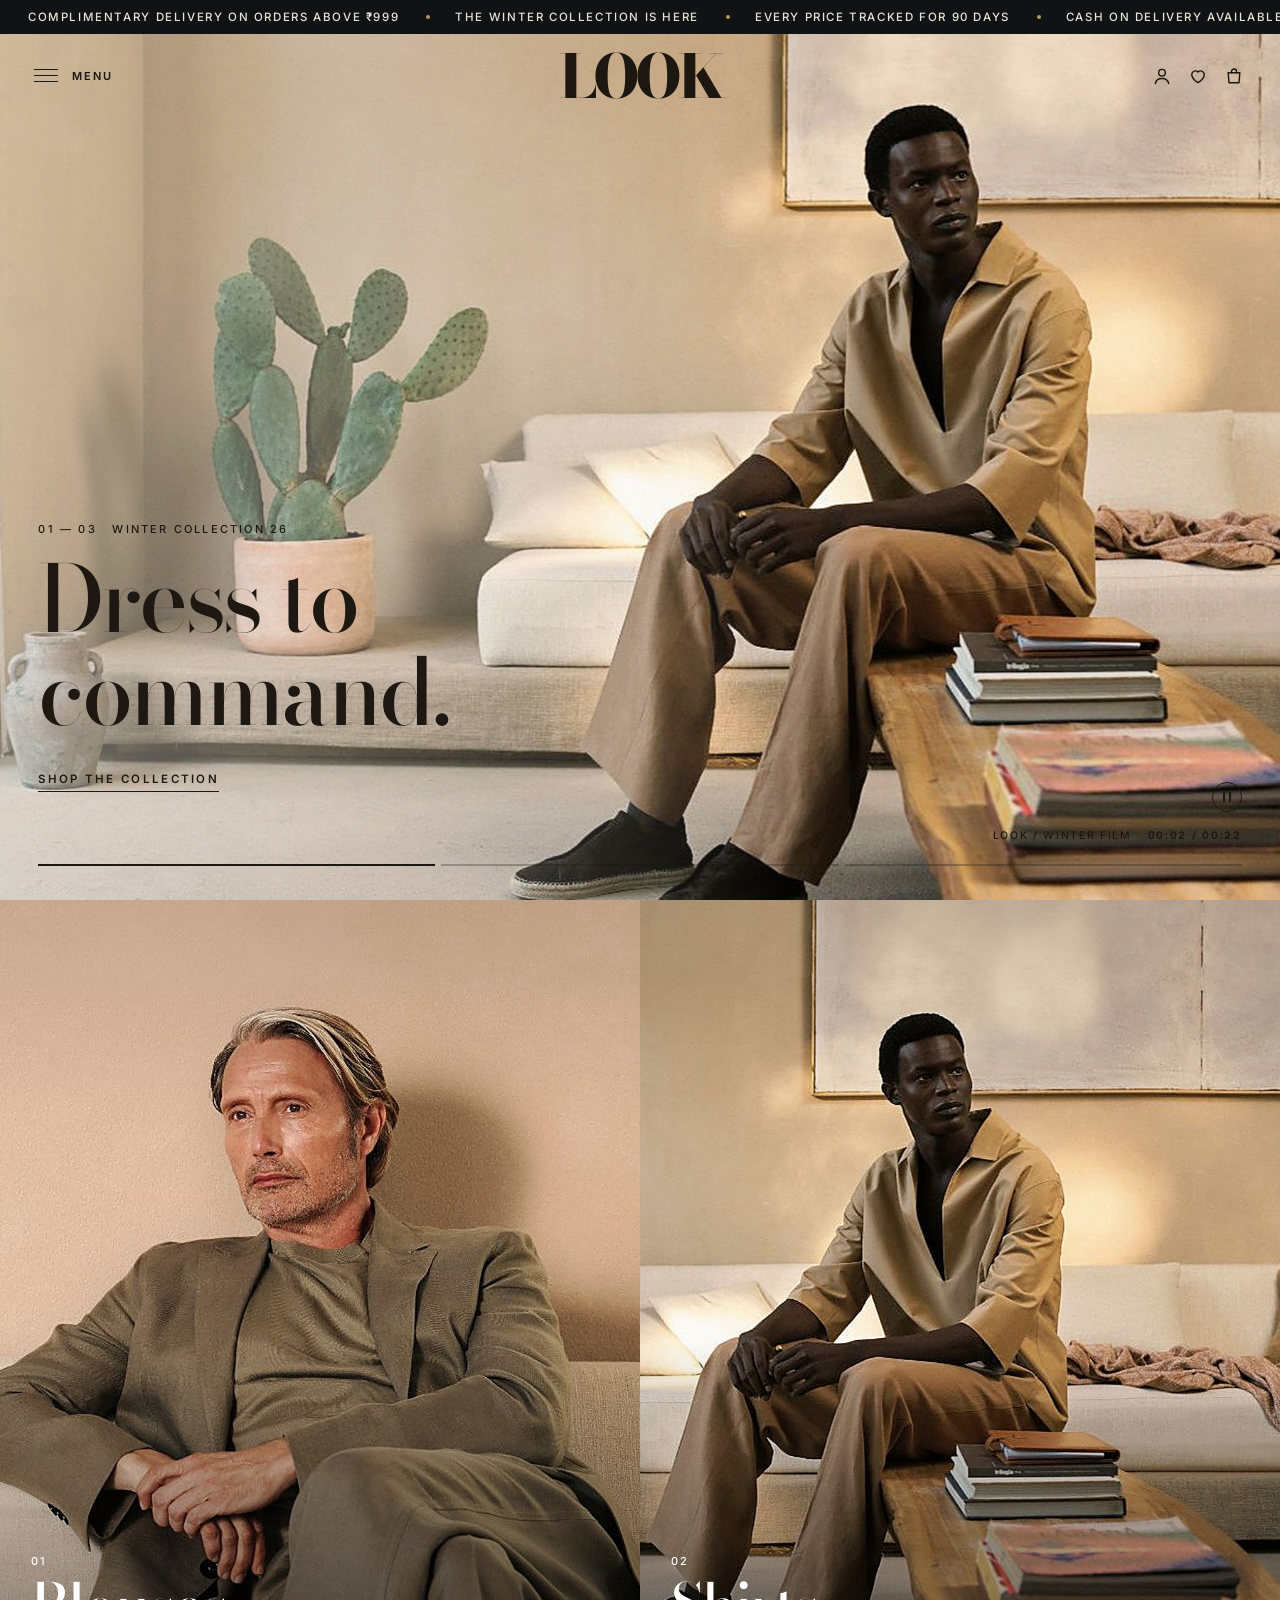
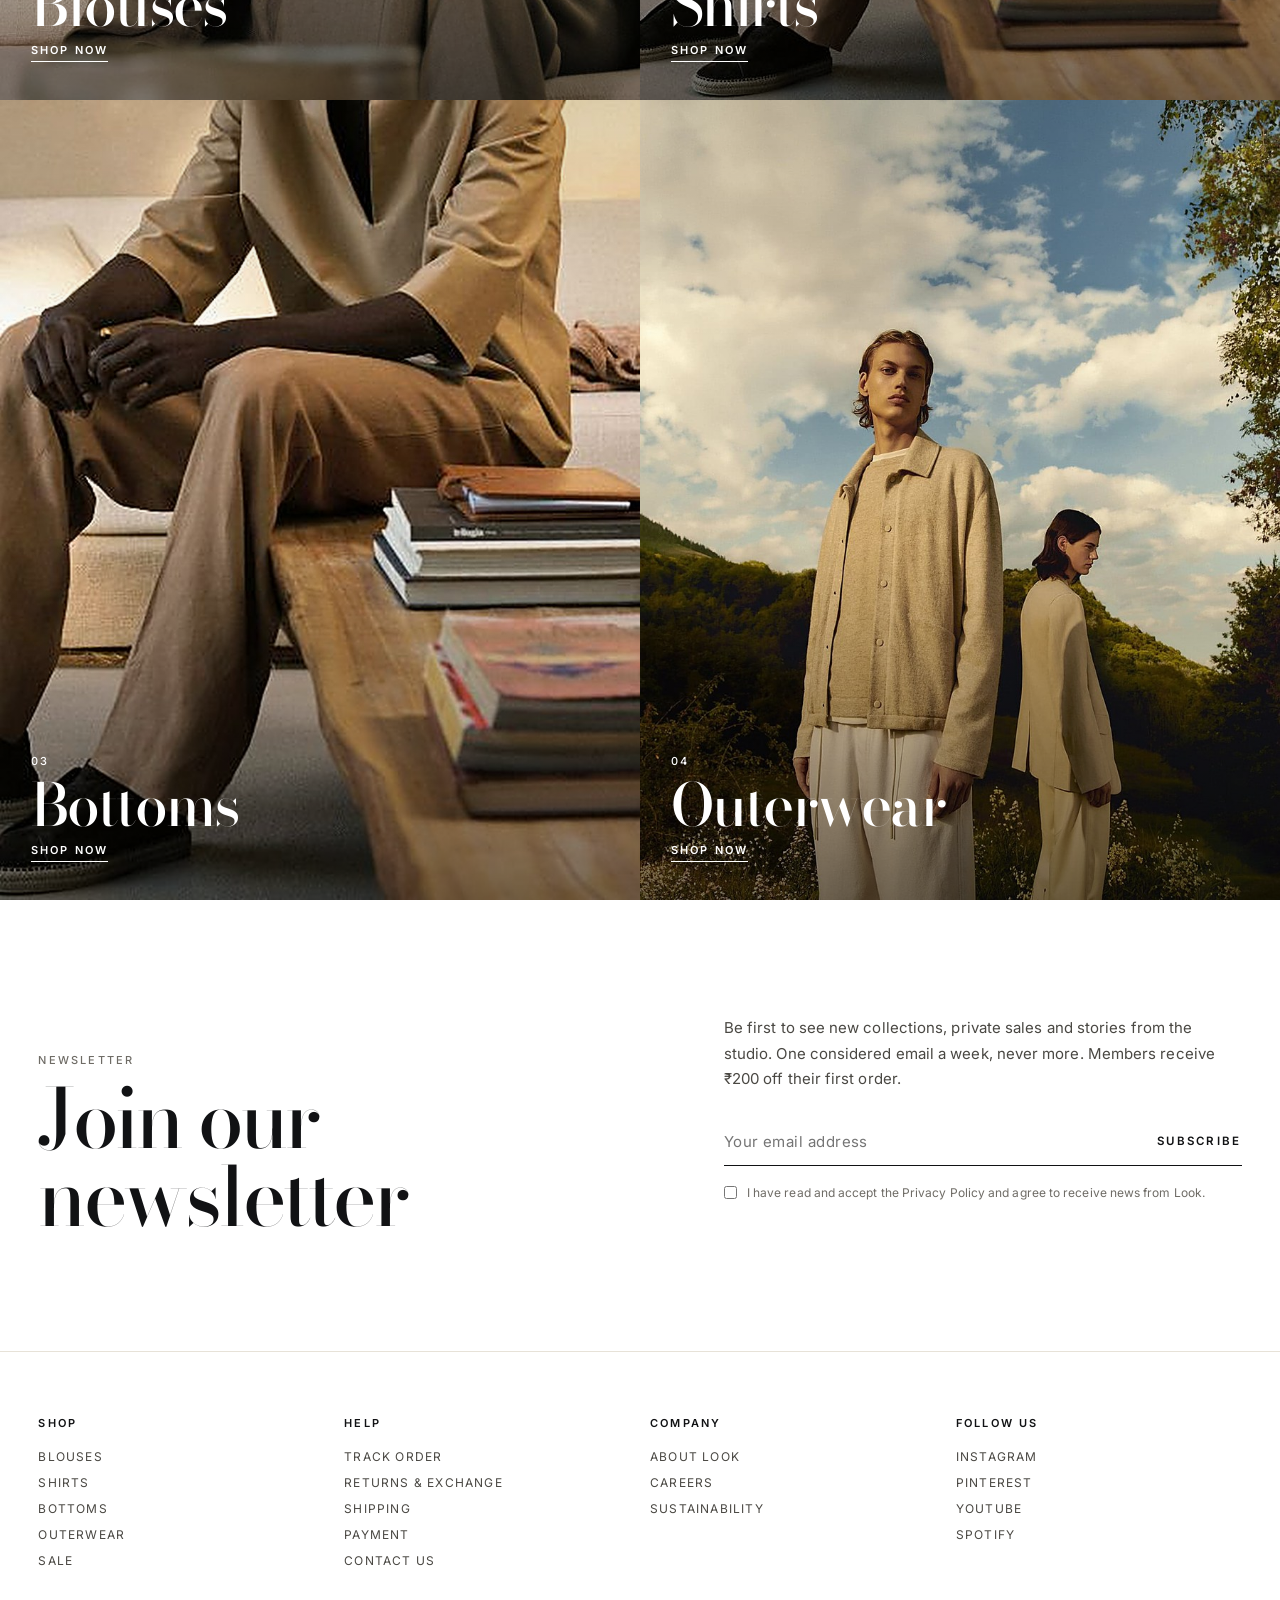
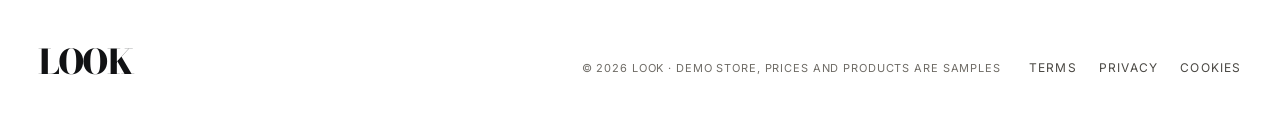
<file: index.html>
<!doctype html>
<html lang="en">
<head>
<meta charset="utf-8">
<meta name="viewport" content="width=device-width, initial-scale=1">
<title>Look – The Winter Collection</title>
<link rel="preconnect" href="https://fonts.googleapis.com">
<link rel="preconnect" href="https://fonts.gstatic.com" crossorigin>
<link href="https://fonts.googleapis.com/css2?family=Bodoni+Moda:opsz,wght@6..96,500..900&family=Cormorant+Garamond:wght@500;600;700&family=Inter:wght@400;500;600;700&display=swap" rel="stylesheet">
<link rel="icon" href="favicon.svg" type="image/svg+xml">
<meta name="theme-color" content="#ffffff">
<link rel="stylesheet" href="styles.css">
<link rel="stylesheet" href="theme.css">
<link rel="stylesheet" href="ruler.css">
</head>
<body data-home="1">
<div id="kban-slot"></div>
<main id="main" class="home"></main>
<script src="common.js"></script>
<script src="home.js"></script>
<script src="theme.js"></script>
</body>
</html>
</file>
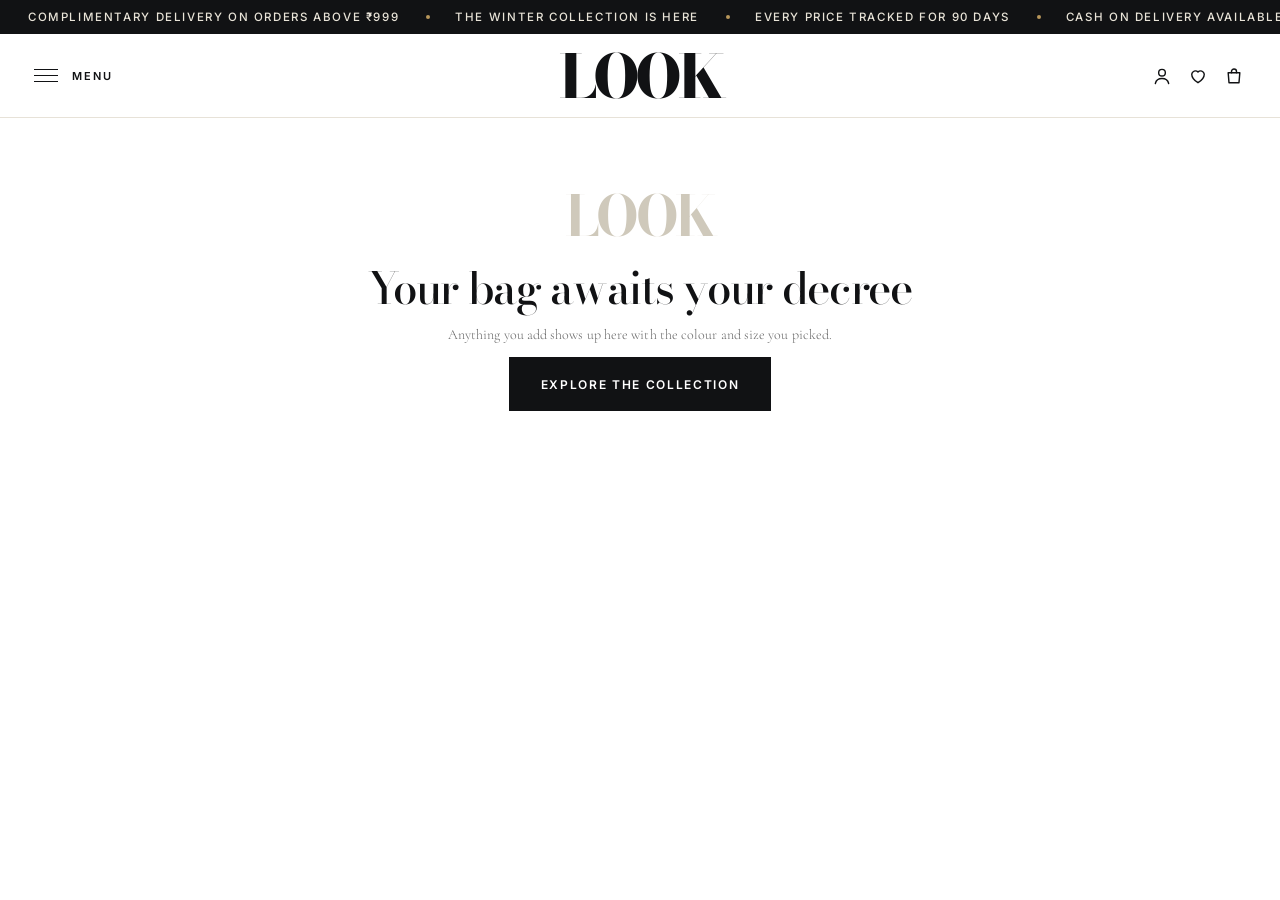
<file: cart.html>
<!doctype html>
<html lang="en">
<head>
<meta charset="utf-8">
<meta name="viewport" content="width=device-width, initial-scale=1">
<title>Cart – Look</title>
<link rel="preconnect" href="https://fonts.googleapis.com">
<link rel="preconnect" href="https://fonts.gstatic.com" crossorigin>
<link href="https://fonts.googleapis.com/css2?family=Bodoni+Moda:opsz,wght@6..96,500..900&family=Cormorant+Garamond:wght@500;600;700&family=Inter:wght@400;500;600;700&display=swap" rel="stylesheet">
<link rel="icon" href="favicon.svg" type="image/svg+xml">
<meta name="theme-color" content="#ffffff">
<link rel="stylesheet" href="styles.css">
<link rel="stylesheet" href="theme.css">
<link rel="stylesheet" href="ruler.css">
</head>
<body>
<main id="main" class="page"></main>
<script src="common.js"></script>
<script src="cart.js"></script>
<script src="theme.js"></script>
</body>
</html>
</file>
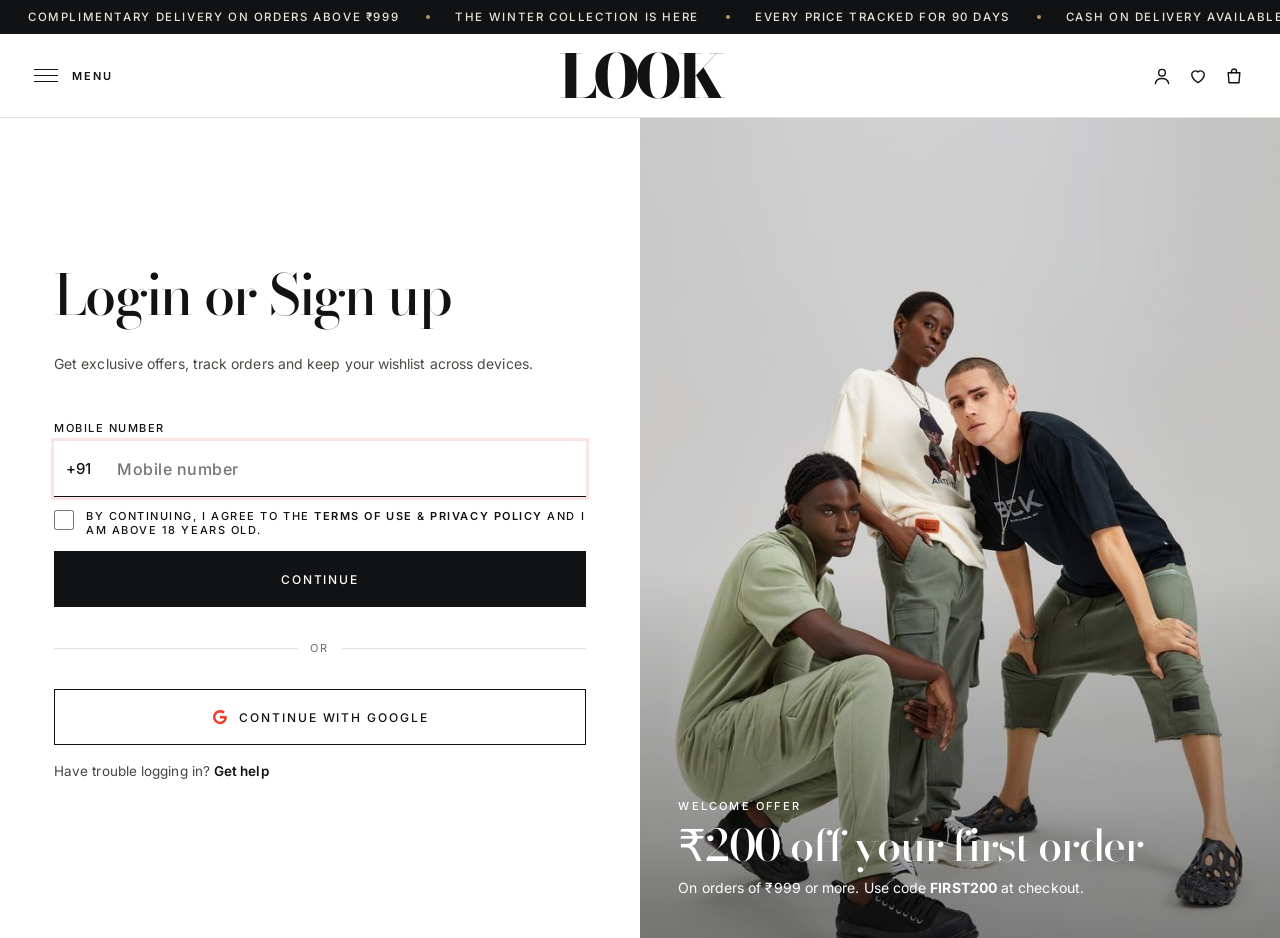
<file: login.html>
<!doctype html>
<html lang="en">
<head>
<meta charset="utf-8">
<meta name="viewport" content="width=device-width, initial-scale=1">
<title>Login or Sign up – Look</title>
<link rel="preconnect" href="https://fonts.googleapis.com">
<link rel="preconnect" href="https://fonts.gstatic.com" crossorigin>
<link href="https://fonts.googleapis.com/css2?family=Bodoni+Moda:opsz,wght@6..96,500..900&family=Cormorant+Garamond:wght@500;600;700&family=Inter:wght@400;500;600;700&display=swap" rel="stylesheet">
<link rel="icon" href="favicon.svg" type="image/svg+xml">
<meta name="theme-color" content="#ffffff">
<link rel="stylesheet" href="styles.css">
<link rel="stylesheet" href="theme.css">
<link rel="stylesheet" href="ruler.css">
</head>
<body>
<script src="common.js"></script>
<script src="login.js"></script>
<script src="theme.js"></script>
</body>
</html>
</file>
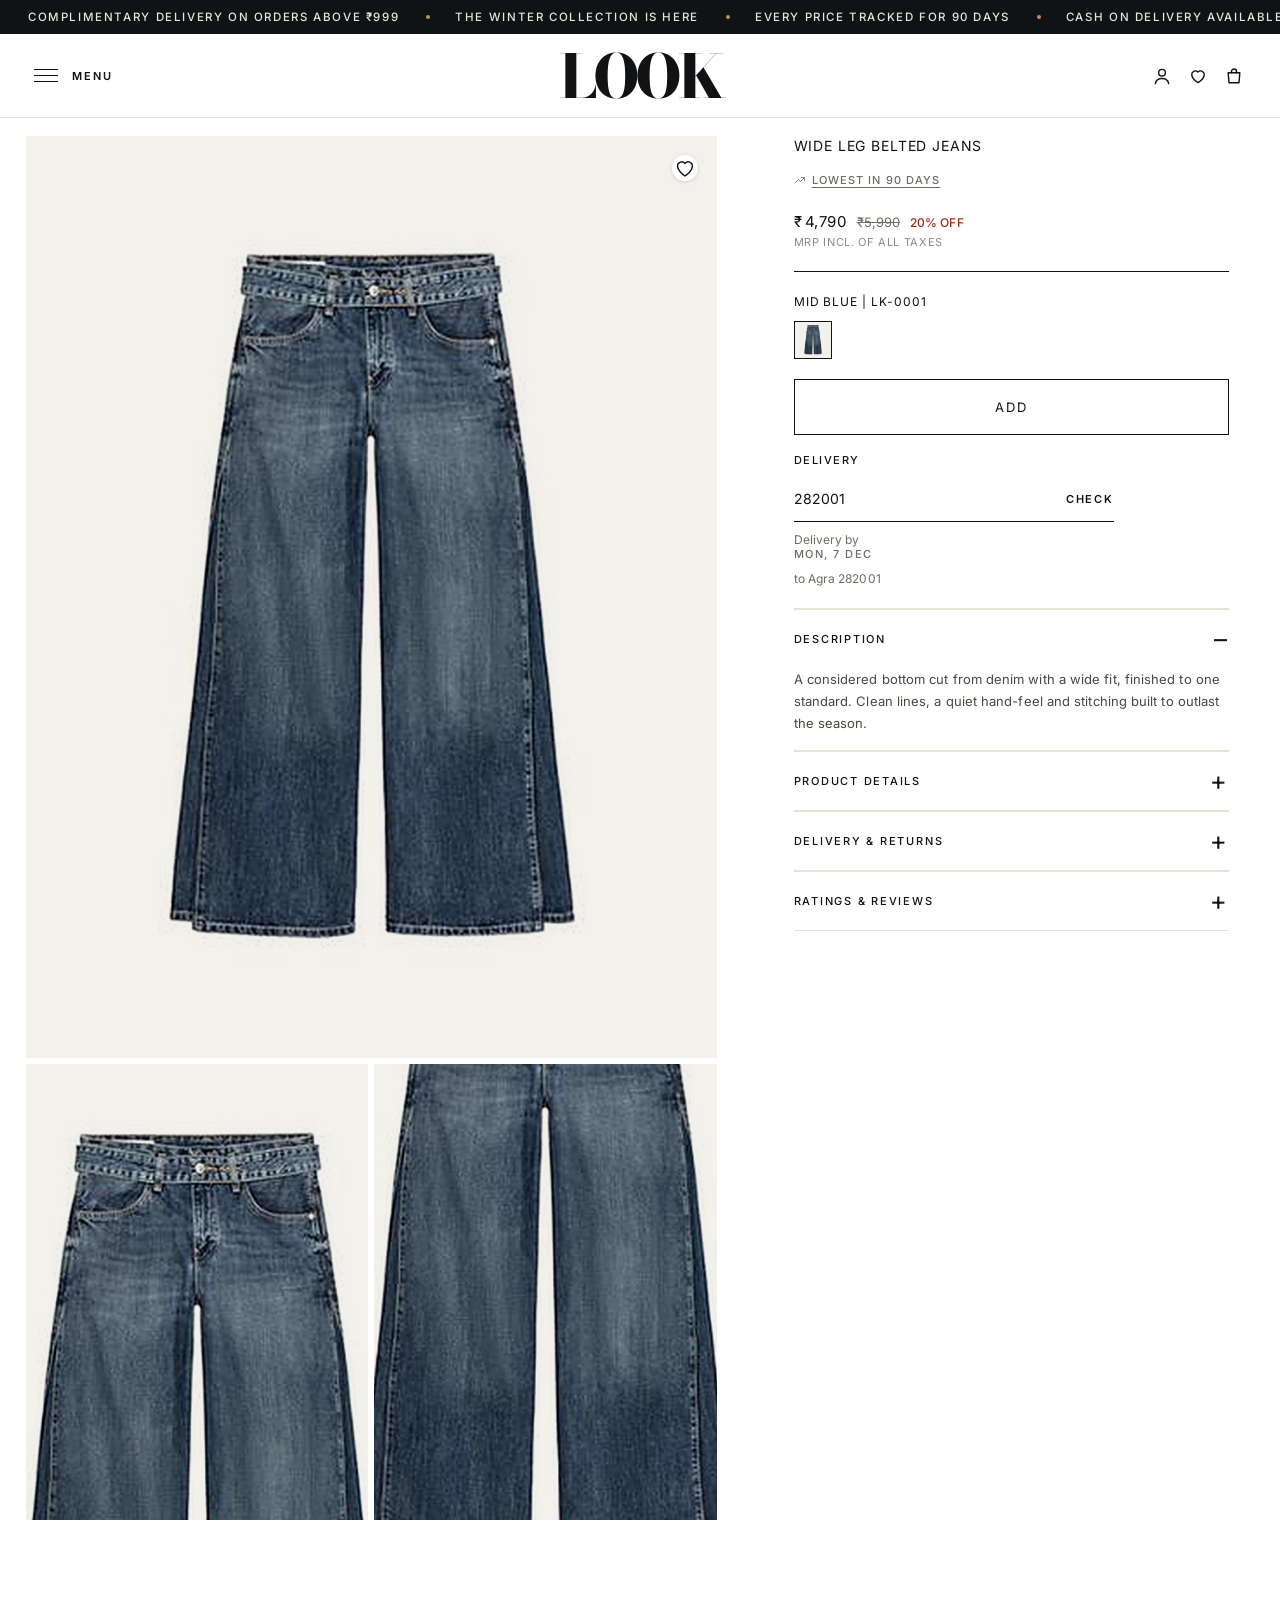
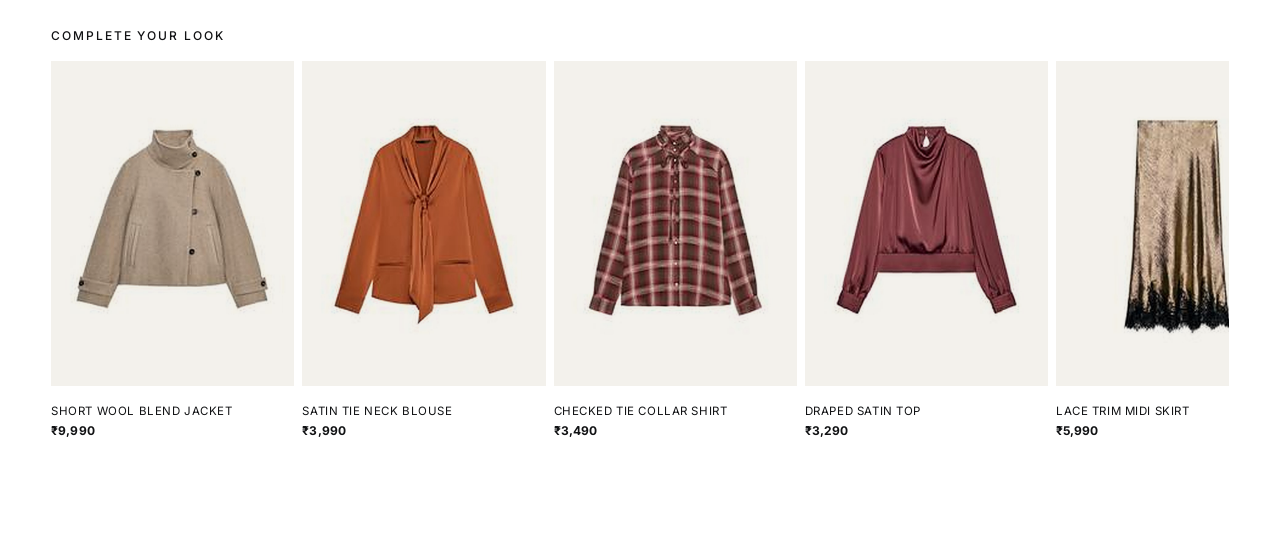
<file: pdp.html>
<!doctype html>
<html lang="en">
<head>
<meta charset="utf-8">
<meta name="viewport" content="width=device-width, initial-scale=1">
<title>Product – Look</title>
<link rel="preconnect" href="https://fonts.googleapis.com">
<link rel="preconnect" href="https://fonts.gstatic.com" crossorigin>
<link href="https://fonts.googleapis.com/css2?family=Bodoni+Moda:opsz,wght@6..96,500..900&family=Cormorant+Garamond:wght@500;600;700&family=Inter:wght@400;500;600;700&display=swap" rel="stylesheet">
<link rel="icon" href="favicon.svg" type="image/svg+xml">
<meta name="theme-color" content="#ffffff">
<link rel="stylesheet" href="styles.css">
<link rel="stylesheet" href="theme.css">
<link rel="stylesheet" href="ruler.css">
</head>
<body>
<main id="main" class="page pdpg"></main>
<script src="common.js"></script>
<script src="pdp.js"></script>
<script src="theme.js"></script>
</body>
</html>
</file>
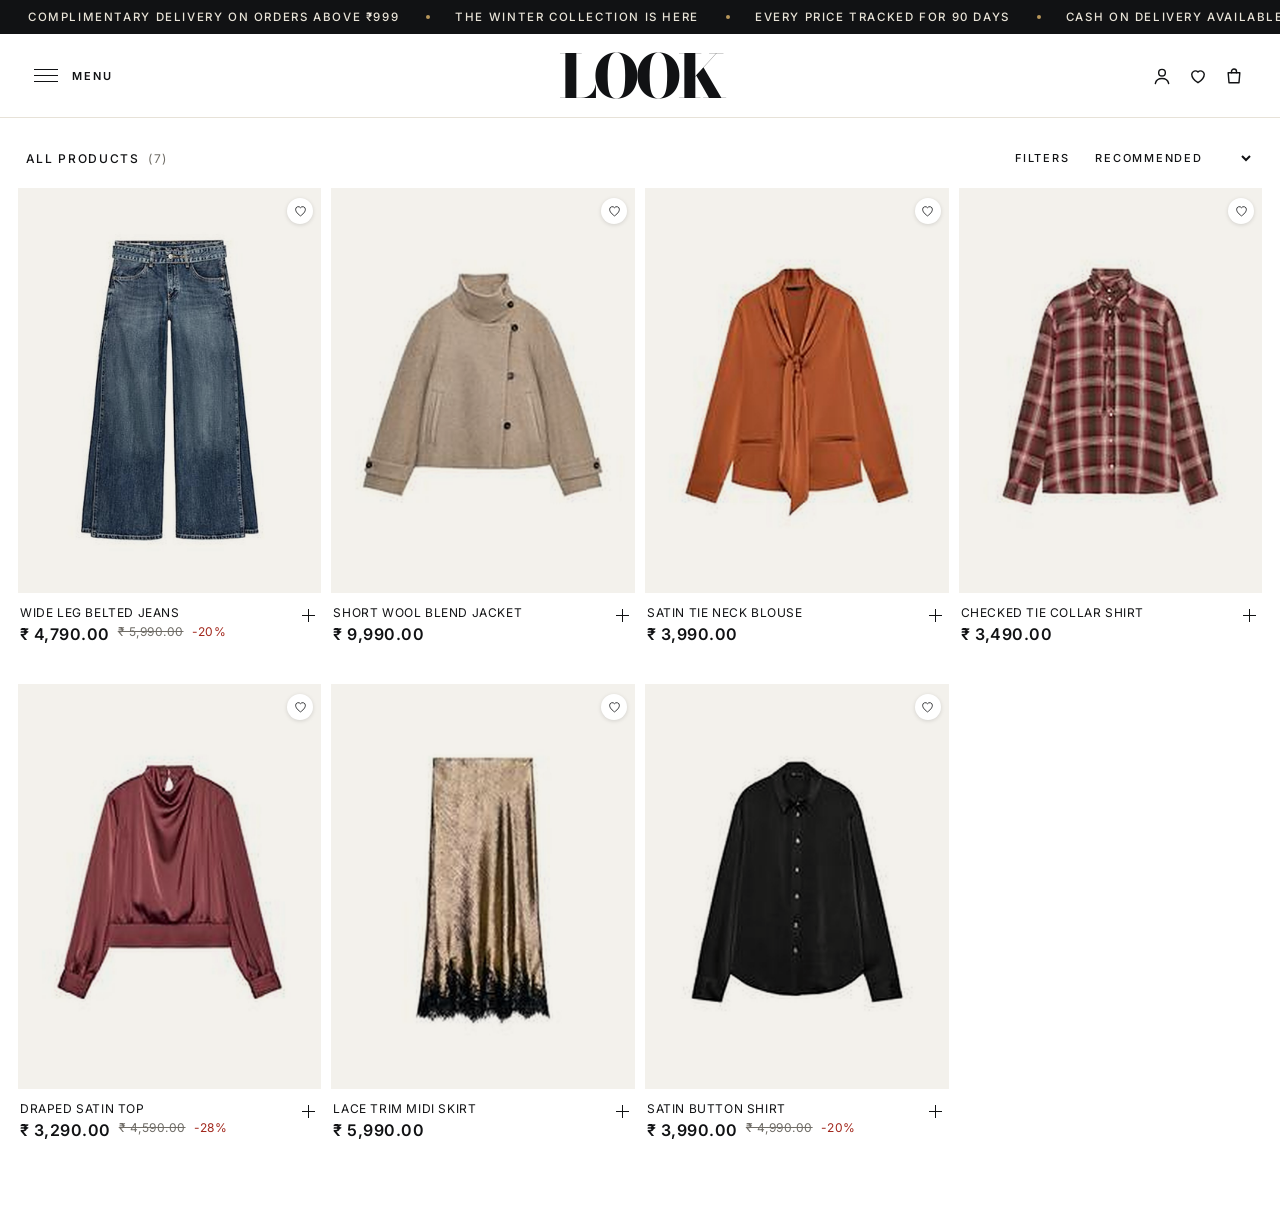
<file: shop.html>
<!doctype html>
<html lang="en">
<head>
<meta charset="utf-8">
<meta name="viewport" content="width=device-width, initial-scale=1">
<title>Shop – Look</title>
<link rel="preconnect" href="https://fonts.googleapis.com">
<link rel="preconnect" href="https://fonts.gstatic.com" crossorigin>
<link href="https://fonts.googleapis.com/css2?family=Bodoni+Moda:opsz,wght@6..96,500..900&family=Cormorant+Garamond:wght@500;600;700&family=Inter:wght@400;500;600;700&display=swap" rel="stylesheet">
<link rel="icon" href="favicon.svg" type="image/svg+xml">
<meta name="theme-color" content="#ffffff">
<link rel="stylesheet" href="styles.css">
<link rel="stylesheet" href="theme.css">
<link rel="stylesheet" href="ruler.css">
</head>
<body data-listing="1">
<div id="locwrap"></div>
<div class="rows">
  <div class="scroll" id="quick" role="group" aria-label="Quick filters"></div>
  <div class="scroll tiles" id="tiles" role="group" aria-label="Category"></div>
  <div class="scroll circs" id="circs" role="group" aria-label="Style"></div>
</div>
<nav class="catbar" id="catbar" aria-label="Categories"></nav>
<div class="head"><p class="count" id="count" aria-live="polite"></p>
  <div class="ctl">
    <button class="fbtn" id="fbtn" type="button" aria-haspopup="dialog"><svg width="16" height="16" viewBox="0 0 24 24" fill="none" stroke="currentColor" stroke-width="1.7" stroke-linecap="round"><path d="M3 7h9M16 7h5M3 17h5M12 17h9"/><circle cx="14" cy="7" r="2"/><circle cx="10" cy="17" r="2"/></svg>Filters<em id="fcount">0</em></button>
    <label class="sr" for="sort">Sort by</label>
    <select class="sort" id="sort"><option value="rec">Recommended</option><option value="pa">Price: low to high</option><option value="pd">Price: high to low</option><option value="disc">Biggest discount</option><option value="rate">Top rated</option></select>
  </div>
</div>
<div class="active" id="active" aria-label="Active filters"></div>
<main id="main"><div class="grid" id="grid"></div></main>
<nav class="fab" id="fab" aria-label="Sort and filter"></nav>
<script src="common.js"></script>
<script src="script.js"></script>
<script src="theme.js"></script>
</body>
</html>
</file>
<file: styles.css>
:root{--brand:#dc3737;--brand-d:#c42b2b;--brand-bg:#fff2f2;--brand-line:#f2b6b6;--ink:#1f1d1e;--mute:#6b6b72;--line:#e8e8ec;--card:#f4f4f5;--lav:#eeeefd;--green:#12a150;--gtxt:#0b7a3b;--amber:#8a5200;--red:#dc3737;--lowtxt:#b3261e;--r:14px}
*{box-sizing:border-box;margin:0}
html{-webkit-text-size-adjust:100%}
body{font-family:"Cormorant Garamond",sans-serif;background:#fff;color:var(--ink);overflow-x:hidden}
button,input,select{font:inherit;color:inherit}
button{background:none;border:0;cursor:pointer;-webkit-tap-highlight-color:transparent}
a{color:inherit;text-decoration:none}
:focus-visible{outline:2px solid var(--ink);outline-offset:2px}
.sr{position:absolute;width:1px;height:1px;overflow:hidden;clip:rect(0 0 0 0);white-space:nowrap}
.skip{position:absolute;left:8px;top:-60px;background:#000;color:#fff;padding:10px 14px;border-radius:8px;z-index:80}.skip:focus{top:8px}

/* ---------- header ---------- */
.top{display:flex;flex-wrap:wrap;align-items:center;gap:0 6px;padding:8px 12px;background:#fff;position:sticky;top:0;z-index:20;border-bottom:1px solid var(--line)}
.icon{width:40px;height:40px;display:grid;place-items:center;border-radius:50%;margin-left:-6px}
.icon.ghost{display:none}
.logo{font-family:"Bagel Fat One",sans-serif;font-size:26px;line-height:1;display:flex}
.logo img{height:25px;display:block}.logo img+span{display:none}
.nav,.tool b,.search.desk,.tool.prof{display:none}
.tools{display:flex;gap:2px;margin-left:auto}
.tool{position:relative;display:flex;align-items:center;gap:6px;min-width:42px;height:42px;justify-content:center;white-space:nowrap;border-radius:50%}
.avatar{width:26px;height:26px;border-radius:50%;background:var(--ink);color:#fff;font:500 13px/26px "Cormorant Garamond";text-align:center}
.avatar.lg{width:48px;height:48px;font-size:20px;line-height:48px}
.badge{position:absolute;top:3px;right:1px;min-width:17px;height:17px;padding:0 4px;border-radius:9px;background:var(--brand);color:#fff;font:600 10px/17px "Cormorant Garamond";text-align:center;font-style:normal;display:none}
.badge.on{display:block}.badge.bump{animation:bump .45s}
@keyframes bump{40%{transform:scale(1.5)}}
.finder{display:none;flex:0 0 100%;padding:4px 0 8px}.top.searching .finder{display:flex}
.search{flex:1;display:flex;align-items:center;gap:8px;height:44px;padding:0 14px;border:1px solid var(--line);border-radius:12px;background:#f7f7f8;color:#9a9aa1}
.search input{flex:1;min-width:0;border:0;outline:0;background:transparent;font:400 14px Inter,sans-serif;color:var(--ink)}
.search input::placeholder{color:#8d8c8c}
.search:focus-within{border-color:var(--ink);background:#fff}

/* ---------- location bar ---------- */
.loc{display:flex;align-items:center;gap:8px;width:100%;min-height:44px;padding:0 16px;background:var(--lav);font:400 12.5px Inter,sans-serif;text-align:left;color:#2a2a3a}
.loc span{flex:1;min-width:0;overflow:hidden;text-overflow:ellipsis;white-space:nowrap}.loc b{font-weight:600}
.loc svg:first-child{color:#4a4aa0;flex:none}.loc:hover{background:#e6e6fb}

/* ---------- discovery rows ---------- */
.rows{max-width:1440px;margin:0 auto}
.scroll{display:flex;gap:10px;overflow-x:auto;padding:10px 16px;scrollbar-width:none;-webkit-mask-image:linear-gradient(90deg,#000 calc(100% - 24px),transparent);mask-image:linear-gradient(90deg,#000 calc(100% - 24px),transparent)}
.scroll::-webkit-scrollbar{display:none}
.qchip{flex:none;display:flex;align-items:center;gap:6px;min-height:40px;padding:0 16px;border:1px solid var(--line);border-radius:22px;font:500 12.5px Inter,sans-serif;white-space:nowrap;background:#fff;transition:background .15s,border-color .15s,box-shadow .15s}
.qchip svg{color:#555}
.qchip[aria-pressed=true]{background:var(--brand-bg);border-color:var(--brand);color:var(--brand-d)}.qchip[aria-pressed=true] svg{color:var(--brand)}
.tiles{padding-top:4px;border-bottom:1px solid var(--line)}
.tile{position:relative;flex:none;display:flex;align-items:center;gap:10px;min-width:128px;height:52px;padding:0 14px 0 0;border:1px solid var(--line);border-radius:10px;background:#fff;overflow:hidden;font:500 13px "Cormorant Garamond";transition:border-color .15s,background .15s}
.tile .im{width:50px;height:50px;flex:none;background:#eee center 14%/cover no-repeat}
.tile[aria-pressed=true]{border-color:var(--brand);background:var(--brand-bg);color:var(--brand-d)}
.tile .ck{position:absolute;top:-1px;right:-1px;width:20px;height:20px;border-radius:0 9px 0 9px;background:var(--brand);color:#fff;display:none;place-items:center}
.tile[aria-pressed=true] .ck{display:grid}
.circs{padding-top:14px;gap:16px}
.circ{flex:none;width:68px;display:flex;flex-direction:column;align-items:center;gap:6px;font:400 11px Inter,sans-serif;color:#444;text-align:center}
.circ .im{width:60px;height:60px;border-radius:50%;background:#eee center 12%/cover no-repeat;border:2px solid #fff;box-shadow:0 0 0 1px var(--line);transition:box-shadow .15s}
.circ[aria-pressed=true]{color:var(--brand-d);font-weight:500}.circ[aria-pressed=true] .im{box-shadow:0 0 0 2px var(--brand)}
.head{display:flex;align-items:center;justify-content:space-between;gap:12px;padding:6px 16px 8px}
.count{font:500 13px Inter,sans-serif;color:var(--mute)}
.ctl{display:none;align-items:center;gap:10px}
.fbtn{position:relative;display:flex;align-items:center;gap:6px;height:38px;padding:0 14px;border:1px solid var(--ink);border-radius:10px;font:500 13px Inter,sans-serif}
.fbtn em{font-style:normal;background:var(--brand);color:#fff;border-radius:9px;min-width:18px;height:18px;font-size:11px;line-height:18px;text-align:center;display:none}.fbtn em.on{display:block}
.sort{height:38px;border:1px solid var(--line);border-radius:10px;padding:0 10px;background:#fff;font:400 13px Inter,sans-serif}
.active{display:flex;flex-wrap:wrap;gap:8px;padding:0 16px 10px}.active:empty{display:none}
.pill{display:flex;align-items:center;gap:6px;min-height:30px;padding:0 6px 0 12px;border-radius:15px;background:var(--brand-bg);color:var(--brand-d);font:500 12px Inter,sans-serif}
.pill i{width:20px;height:20px;border-radius:50%;display:grid;place-items:center;font-style:normal;font-size:15px;line-height:1}
.pill:hover i{background:#fbd9d9}
.pill.clear{background:none;text-decoration:underline;padding:0 8px;text-underline-offset:3px}

/* ---------- grid + card ---------- */
.grid{display:grid;grid-template-columns:repeat(2,minmax(0,1fr));gap:12px;padding:0 16px 110px;max-width:1440px;margin:0 auto}
.card{display:flex;flex-direction:column;gap:10px;background:var(--card);border:1px solid #e6e6e8;border-radius:var(--r);padding:4px;animation:rise .35s both}
@keyframes rise{from{opacity:0;transform:translateY(8px)}}
.media{position:relative;border-radius:11px;overflow:hidden;background:radial-gradient(circle at 50% 58%,#e4e4e6 0,#fff 68%)}
.track{display:flex;overflow-x:auto;overflow-y:hidden;overscroll-behavior-x:contain;scroll-snap-type:x mandatory;scrollbar-width:none;aspect-ratio:163/200}
.track::-webkit-scrollbar{display:none}
.slide{position:relative;flex:none;width:100%;scroll-snap-align:center;overflow:hidden}
.slide img{position:absolute;left:50%;bottom:-4%;transform:translateX(-50%);height:106%;width:auto;max-width:100%;object-fit:contain}
.slide.zoom img{transform:translateX(-50%) scale(1.75);transform-origin:50% 30%}
.dots{position:absolute;bottom:9px;right:10px;display:flex;gap:4px;pointer-events:none;transition:opacity .2s}
.dots i{width:6px;height:6px;border-radius:50%;background:#0003;transition:background .2s,transform .2s}
.dots i.on{background:var(--ink);transform:scale(1.25)}
.media.single .dots{display:none}
.rate{position:absolute;left:8px;bottom:8px;display:flex;align-items:center;gap:4px;height:22px;padding:0 7px;border-radius:6px;background:#fff;box-shadow:0 1px 4px #0002;font:600 11px Inter,sans-serif;pointer-events:none}
.rate span{color:var(--mute);font-weight:400;border-left:1px solid #ddd;padding-left:5px;margin-left:1px}
.ltag{position:absolute;left:8px;top:8px;background:var(--brand);color:#fff;font:600 10px/16px Inter,sans-serif;padding:1px 6px;border-radius:5px;letter-spacing:.2px;pointer-events:none}
.heart{width:44px;height:44px;display:grid;place-items:center}
.heart>span{position:relative;width:26px;height:26px;border-radius:50%;background:#fff;box-shadow:0 1px 4px #0002;display:grid;place-items:center}
.heart svg{fill:none;stroke:var(--ink);stroke-width:1.6;stroke-linejoin:round;transition:fill .2s,stroke .2s}
.heart[aria-pressed=true] svg{fill:var(--brand);stroke:var(--brand)}
.heart.pop svg{animation:pop .5s}
.heart.pop>span::after{content:"";position:absolute;inset:0;border-radius:50%;border:2px solid var(--brand);animation:ring .5s forwards}
@keyframes pop{35%{transform:scale(1.4)}65%{transform:scale(.88)}}
@keyframes ring{to{transform:scale(2.2);opacity:0}}
.media .heart{position:absolute;top:-2px;right:-2px}
.row .heart{display:none}
.info{display:flex;flex-direction:column;gap:6px;padding:0 5px;flex:1}
.name{display:flex;flex-direction:column;font-size:13px}
.name b{font-weight:600}.name span{font-weight:300;color:#0009;display:-webkit-box;-webkit-line-clamp:2;-webkit-box-orient:vertical;overflow:hidden;min-height:2.9em}
.sw{display:flex;align-items:center;min-height:28px;margin-left:-6px}
.sw button{width:28px;height:28px;display:grid;place-items:center;border-radius:50%;flex:none}
.sw button i{width:16px;height:16px;border-radius:50%;border:1px solid #0003;transition:box-shadow .15s,transform .15s}
.sw button[aria-checked=true] i{box-shadow:0 0 0 2px var(--card),0 0 0 3.5px var(--brand)}
.sw em{font:400 11px Inter,sans-serif;color:var(--mute);font-style:normal;margin-left:4px;white-space:nowrap;overflow:hidden;text-overflow:ellipsis;min-width:0}
.sw.one{margin-left:0}.sw.one button{display:none}.sw.one em{margin:0}
.meta{display:flex;align-items:center;min-height:24px}
.pc{display:inline-flex;align-items:center;gap:4px;min-height:24px;padding:0 9px 0 7px;border-radius:12px;font:500 10.5px Inter,sans-serif;background:#e8e8ec;color:#333;white-space:nowrap;transition:filter .15s}
.pc.good{background:#dcf5e6;color:var(--gtxt)}.pc.warn{background:#fbe9cf;color:var(--amber)}
.price{display:flex;align-items:center;gap:6px;margin-top:auto;flex-wrap:wrap}
.old{font-size:12px;color:var(--mute);text-decoration:line-through}
.now{font-size:14.5px;font-weight:600}.off{font-size:11px;font-weight:600;color:var(--gtxt)}
.row{display:flex;align-items:center;gap:10px;padding:0 1px 1px;width:100%;min-width:0}
.cta{flex:1;min-width:0;min-height:44px;border:1.5px solid var(--brand);color:var(--brand-d);border-radius:10px;font:600 13px "Cormorant Garamond";transition:background .2s,color .2s,border-color .2s,transform .1s;display:flex;align-items:center;justify-content:center;gap:6px;white-space:nowrap;background:#fff}
.cta:active{transform:scale(.97)}
.cta.added{background:var(--green);border-color:var(--green);color:#fff}
.cta.added svg{stroke-dasharray:20;animation:tick .35s}
.cta.bagged{background:var(--brand);border-color:var(--brand);color:#fff}
.cta:disabled{opacity:.5;cursor:not-allowed}
@keyframes tick{from{stroke-dashoffset:20}}
.empty{grid-column:1/-1;text-align:center;padding:64px 16px;display:flex;flex-direction:column;align-items:center;gap:12px}
.empty h2{font:600 18px "Cormorant Garamond"}.empty p{font:300 14px "Cormorant Garamond";color:#0009;max-width:32ch}

/* floating action bar (mobile) */
.fab{position:fixed;left:50%;bottom:max(14px,env(safe-area-inset-bottom));transform:translateX(-50%);z-index:25;width:min(calc(100% - 28px),380px);display:flex;align-items:stretch;background:#fff;border-radius:30px;box-shadow:0 8px 28px #0003,0 0 0 1px #0000000d;padding:6px 8px;transition:transform .25s,opacity .25s}
.open .fab,.pan-open .fab{transform:translate(-50%,140%);opacity:0;pointer-events:none}
.fab button{position:relative;flex:1;display:flex;flex-direction:column;align-items:center;gap:2px;padding:6px 0 4px;font:500 11px Inter,sans-serif;color:#333;border-radius:14px}
.fab button.sep{border-left:1px solid var(--line);border-radius:0;margin-left:4px}
.fab i{position:absolute;top:4px;left:calc(50% + 6px);width:8px;height:8px;border-radius:50%;background:var(--brand);display:none;border:1.5px solid #fff;box-sizing:content-box}
.fab .on i{display:block}.fab .on{color:var(--brand-d)}

/* ---------- sheet / toast ---------- */
.scrim{position:fixed;inset:0;background:#0007;opacity:0;visibility:hidden;transition:opacity .25s,visibility .25s;z-index:40}
.sheet{position:fixed;left:0;right:0;bottom:0;z-index:41;background:#fff;border-radius:18px 18px 0 0;transform:translateY(100%);visibility:hidden;transition:transform .28s cubic-bezier(.22,1,.36,1),visibility .28s;padding-bottom:max(10px,env(safe-area-inset-bottom));max-height:92vh;overflow:auto}
.open .sheet:not([aria-hidden=true]){transform:none;visibility:visible}
.open .scrim{opacity:1;visibility:visible}
.scrim.p.on{opacity:1;visibility:visible;z-index:49}
.sheet-head{display:flex;justify-content:space-between;align-items:center;padding:16px 16px 6px;position:sticky;top:0;background:#fff;z-index:1}
.sheet h2{font:600 14px "Cormorant Garamond";text-transform:uppercase;letter-spacing:.4px}
.x{width:44px;height:44px;margin:-10px -10px -10px 0;font-size:26px;line-height:1;border-radius:50%}
.mini{display:flex;gap:12px;align-items:center;padding:8px 16px}
.mini .th{width:56px;height:64px;border-radius:10px;background:radial-gradient(circle at 50% 58%,#e4e4e6,#fff 68%);position:relative;overflow:hidden;flex:none}
.mini img{position:absolute;left:50%;bottom:-3%;transform:translateX(-50%);height:104%}
.mini b{font:600 14px "Cormorant Garamond";display:block}.mini span{font:300 13px "Cormorant Garamond";color:#0009}
.sizes{display:flex;gap:8px;padding:14px 16px 8px}
.size{flex:1;min-width:0;min-height:50px;border:1.5px solid #0002;border-radius:10px;font:600 13px "Cormorant Garamond";transition:background .15s,color .15s,border-color .15s;display:flex;flex-direction:column;align-items:center;justify-content:center;line-height:1.2;background:#fff}
.size small{font:400 10px Inter,sans-serif;color:var(--lowtxt)}
.size[aria-checked=true]{background:var(--brand);border-color:var(--brand);color:#fff}.size[aria-checked=true] small{color:#fff}
.size:disabled{color:#0007;background:#f6f6f6;cursor:not-allowed;text-decoration:line-through}
.hint{padding:0 16px 8px;font:400 12px Inter,sans-serif;color:var(--mute);min-height:26px}
.sheet-foot{padding:6px 12px 10px}
.done{width:100%;height:50px;border-radius:12px;background:var(--brand);color:#fff;font:600 15px "Cormorant Garamond";display:flex;align-items:center;justify-content:center;gap:8px;transition:background .15s,transform .1s}
.done:active{transform:scale(.98)}
.done:disabled{background:#c9c9cf;cursor:not-allowed}
.done.sm{width:auto;padding:0 22px;height:48px}
.done.ink{background:var(--ink)}
.acct{display:flex;gap:14px;align-items:center;padding:12px 16px}.acct p{font:300 13px "Cormorant Garamond";color:#0009}
.pinf{padding:8px 16px 16px}.pinrow{display:flex;gap:10px}.pinrow input{flex:1;min-width:0;height:48px;border:1.5px solid #0003;border-radius:10px;padding:0 14px;font:500 16px Inter,sans-serif;letter-spacing:1px}
.pinrow input:focus{border-color:var(--brand);outline:0}
.pins{display:flex;flex-wrap:wrap;gap:8px;margin-top:8px}
.opt{min-height:40px;padding:0 14px;border:1.5px solid #0002;border-radius:10px;font:500 13px "Cormorant Garamond";display:flex;align-items:center;gap:8px;background:#fff}
.opt small{font:400 11px Inter,sans-serif;opacity:.65}
.msg{font:400 12.5px Inter,sans-serif;min-height:18px;margin-top:6px;color:var(--lowtxt)}
/* price check */
.pcv{padding:6px 16px 0}.pcv h3{font:600 17px "Cormorant Garamond"}.pcv .sub{font:300 13px "Cormorant Garamond";color:#0009;margin-top:2px}
.pcv h3.good{color:var(--gtxt)}.pcv h3.warn{color:var(--amber)}
.chart{padding:10px 16px 0;touch-action:pan-y}.chart svg{width:100%;height:auto;display:block;overflow:visible;cursor:crosshair}
.read{font:500 12px Inter,sans-serif;min-height:18px}
.stats{display:grid;grid-template-columns:repeat(4,1fr);gap:8px;padding:10px 16px 4px}
.stats div{background:#f5f5f7;border-radius:10px;padding:8px}.stats span{display:block;font:400 10px Inter,sans-serif;color:var(--mute)}.stats b{font:600 12.5px "Cormorant Garamond"}
.mrpnote{padding:6px 16px;font:400 12.5px Inter,sans-serif;color:#333}
.switch{display:flex;align-items:center;justify-content:space-between;gap:12px;margin:8px 16px;padding:12px;border:1px solid var(--line);border-radius:12px;font:400 13px Inter,sans-serif;width:calc(100% - 32px);text-align:left}
.switch i{flex:none;width:40px;height:24px;border-radius:12px;background:#c7c7cc;position:relative;transition:background .2s}
.switch i::after{content:"";position:absolute;top:2px;left:2px;width:20px;height:20px;border-radius:50%;background:#fff;transition:transform .2s}
.switch[aria-checked=true] i{background:var(--green)}.switch[aria-checked=true] i::after{transform:translateX(16px)}
.demo{padding:2px 16px 10px;font:400 11px Inter,sans-serif;color:var(--mute)}
/* radio rows (sort, coupons) */
.rl{padding:4px 8px 8px}.rl button{display:flex;align-items:center;gap:12px;width:100%;min-height:52px;padding:0 12px;border-radius:12px;font:500 14px "Cormorant Garamond";text-align:left}
.rl button:hover{background:#f6f6f7}
.rl .rd{width:20px;height:20px;border-radius:50%;border:2px solid #bbb;flex:none;display:grid;place-items:center}
.rl [aria-checked=true] .rd{border-color:var(--brand)}.rl [aria-checked=true] .rd::after{content:"";width:10px;height:10px;border-radius:50%;background:var(--brand)}
.toast{position:fixed;left:50%;bottom:92px;transform:translate(-50%,20px);opacity:0;pointer-events:none;background:#1f1d1e;color:#fff;border-radius:12px;padding:12px 14px;display:flex;gap:16px;align-items:center;font:400 13px Inter,sans-serif;z-index:90;transition:opacity .25s,transform .25s;max-width:calc(100vw - 32px)}
.toast.on{opacity:1;transform:translate(-50%,0);pointer-events:auto}
.toast button{font-weight:600;color:#ff9c9c;text-decoration:underline;text-underline-offset:3px;min-height:32px;padding:0 4px}

/* ---------- Filters page: full screen on phones, two-pane modal on larger screens ---------- */
.panel{position:fixed;inset:0;z-index:50;background:#fff;display:flex;flex-direction:column;transform:translateY(100%);visibility:hidden;transition:transform .3s cubic-bezier(.22,1,.36,1),visibility .3s}
.panel.on{transform:none;visibility:visible}
.ph{display:flex;align-items:center;gap:12px;padding:0 8px 0 16px;height:56px;border-bottom:1px solid var(--line);flex:none}
.ph h2{font:600 17px "Cormorant Garamond";flex:1}
.ph .clr{font:600 12px "Cormorant Garamond";letter-spacing:.4px;color:var(--brand-d);min-height:44px;padding:0 8px}
.ph .x{margin:0}
.pbody{flex:1;display:flex;min-height:0}
.rail{flex:none;width:118px;background:#f3f3f5;overflow:auto;display:flex;flex-direction:column}
.rail button{position:relative;display:flex;align-items:center;justify-content:space-between;gap:4px;min-height:54px;padding:8px 10px 8px 14px;text-align:left;font:500 12.5px Inter,sans-serif;color:#444;border-bottom:1px solid #fff}
.rail button[aria-selected=true]{background:#fff;color:var(--brand-d);font-weight:600}
.rail button[aria-selected=true]::before{content:"";position:absolute;left:0;top:0;bottom:0;width:3px;background:var(--brand)}
.rail em{font-style:normal;font:600 11px Inter,sans-serif;color:var(--brand-d)}
.pane{flex:1;min-width:0;overflow:auto;padding:0 0 12px}
.ps{display:flex;align-items:center;gap:8px;margin:12px 14px;height:42px;padding:0 12px;border:1px solid var(--line);border-radius:10px;color:#9a9aa1}
.ps input{flex:1;min-width:0;border:0;outline:0;font:400 14px Inter,sans-serif;color:var(--ink)}
.ck-row{display:flex;align-items:center;gap:12px;width:100%;min-height:52px;padding:0 14px;border-bottom:1px solid #f0f0f2;text-align:left;font:400 14px Inter,sans-serif}
.ck-row:disabled{opacity:.4;cursor:not-allowed}
.ck-row[hidden]{display:none}
.ck-row b{font-weight:500;flex:1;min-width:0}.ck-row small{font:400 12px Inter,sans-serif;color:#9a9aa1}
.cb{width:22px;height:22px;border-radius:6px;border:1.5px solid #b9b9c0;flex:none;display:grid;place-items:center;color:#fff;transition:background .12s,border-color .12s}
.cb.r{border-radius:50%}
.ck-row[aria-checked=true] .cb{background:var(--brand);border-color:var(--brand)}
.ck-row[aria-checked=true] .cb.r{background:#fff}.ck-row[aria-checked=true] .cb.r::after{content:"";width:10px;height:10px;border-radius:50%;background:var(--brand)}
.ck-row .cb svg{display:none}.ck-row[aria-checked=true] .cb:not(.r) svg{display:block}
.ck-row .dot{width:18px;height:18px;border-radius:50%;border:1px solid #0003;flex:none}
.pf{display:flex;flex:none;border-top:1px solid var(--line);padding-bottom:env(safe-area-inset-bottom)}
.pf button{flex:1;height:56px;font:600 14px "Cormorant Garamond";letter-spacing:.5px;text-transform:uppercase}
.pf .ap{color:var(--brand-d)}.pf button+button{border-left:1px solid var(--line)}

/* ---------- Bag ---------- */
.bagbar{display:flex;align-items:center;gap:6px;height:56px;padding:0 12px;border-bottom:1px solid var(--line);position:sticky;top:0;background:#fff;z-index:20}
.bagbar h1{font:600 17px "Cormorant Garamond"}.bagbar span{font:400 12px Inter,sans-serif;color:var(--mute);flex:1;padding-left:4px}
.page{max-width:1100px;margin:0 auto}
.cartgrid{display:grid;gap:12px;padding:12px 12px 120px}
.dlv{display:flex;align-items:center;gap:10px;min-height:46px;padding:0 14px;border-radius:12px;background:var(--lav);font:400 13px Inter,sans-serif}
.dlv svg{color:var(--brand);flex:none}.dlv span{flex:1}.dlv button{font:600 13px Inter,sans-serif;color:var(--brand-d);min-height:44px;padding:0 4px}
.lines{display:flex;flex-direction:column;gap:12px;list-style:none;padding:0}
.line{position:relative;display:grid;grid-template-columns:84px 1fr;gap:14px;background:#fff;border:1px solid var(--line);border-radius:16px;padding:10px;animation:rise .3s both}
.line .th{position:relative;aspect-ratio:4/5;border-radius:10px;background:radial-gradient(circle at 50% 58%,#e4e4e6,#f7f7f8 68%);overflow:hidden;align-self:start}
.line .th img{position:absolute;left:50%;bottom:-4%;transform:translateX(-50%);height:106%}
.line .bd{display:flex;flex-direction:column;gap:6px;min-width:0}
.line b{font:600 13.5px "Cormorant Garamond";padding-right:36px}.line .t{font:300 12.5px "Cormorant Garamond";color:#0009;margin-top:-4px}
.line .rm{position:absolute;top:2px;right:2px;width:44px;height:44px;display:grid;place-items:center;color:#555;border-radius:50%}
.line .rm:hover{color:var(--brand);background:var(--brand-bg)}
.pickers{display:flex;gap:8px;flex-wrap:wrap;align-items:center}
.selw{position:relative}
.selw select{appearance:none;-webkit-appearance:none;height:34px;border:0;background:#f1f1f3;border-radius:8px;padding:0 28px 0 10px;font:500 12px Inter,sans-serif;cursor:pointer}
.selw svg{position:absolute;right:8px;top:9px;pointer-events:none}
.step{display:inline-flex;align-items:center;background:#f1f1f3;border-radius:8px;height:34px}
.step button{width:34px;height:34px;display:grid;place-items:center;font-size:16px;border-radius:8px}
.step button:disabled{opacity:.3;cursor:not-allowed}
.step span{min-width:22px;text-align:center;font:600 13px "Cormorant Garamond"}
.line .pr{display:flex;gap:6px;align-items:baseline;flex-wrap:wrap}
.line .eta{font:500 12px Inter,sans-serif;color:var(--gtxt)}
.maxnote{font:500 11.5px Inter,sans-serif;color:var(--lowtxt)}
.mv{align-self:flex-start;font:400 12px Inter,sans-serif;text-decoration:underline;text-underline-offset:3px;color:#555;min-height:32px}
.cpn{display:flex;align-items:center;gap:12px;width:100%;min-height:62px;padding:0 14px;border:1.5px dashed var(--brand-line);border-radius:14px;text-align:left;background:#fffafa}
.cpn svg{color:var(--brand);flex:none}.cpn div{flex:1;font:600 13.5px "Cormorant Garamond"}.cpn small{display:block;font:500 12px Inter,sans-serif;color:var(--brand-d)}
.cpn.on{border-style:solid;background:#f1fbf5;border-color:#bfe8cf}.cpn.on svg,.cpn.on small{color:var(--gtxt)}
.sum{padding:4px 4px 0;display:flex;flex-direction:column;gap:10px}
.sum h2{font:600 14px "Cormorant Garamond";margin-bottom:2px}
.sum .r{display:flex;justify-content:space-between;align-items:center;font:400 13.5px Inter,sans-serif;color:#444;min-height:24px}
.sum .r.g span:last-child{color:var(--gtxt);font-weight:500}
.sum .r button{color:var(--brand-d);font-weight:600;min-height:32px}
.sum .tot{border-top:1px solid var(--line);padding-top:12px;font:600 15px "Cormorant Garamond";color:var(--ink)}
.save{display:flex;align-items:center;gap:8px;background:#e9f7ef;color:var(--gtxt);border-radius:10px;padding:10px 12px;font:500 12.5px Inter,sans-serif}
.ship{background:#f7f7f8;border-radius:12px;padding:10px 14px;font:400 12.5px Inter,sans-serif}
.bar2{height:5px;border-radius:3px;background:#e2e2e6;margin-top:8px;overflow:hidden}.bar2 i{display:block;height:100%;background:var(--green);border-radius:3px;transition:width .4s}
.stick{position:fixed;left:0;right:0;bottom:0;background:#fff;border-top:1px solid var(--line);padding:10px 16px max(10px,env(safe-area-inset-bottom));display:flex;align-items:center;gap:16px;z-index:20}
.stick .amt{font:700 18px "Cormorant Garamond";flex:none}.stick .amt small{display:block;font:400 11px Inter,sans-serif;color:var(--mute)}
.sumcard .done{display:none}
.emptyc{text-align:center;padding:70px 16px;display:flex;flex-direction:column;align-items:center;gap:14px}
.emptyc h1{font:600 20px "Cormorant Garamond"}.emptyc p{font:300 14px "Cormorant Garamond";color:#0009}.emptyc svg{color:#bbb}.emptyc .done{width:auto;padding:0 32px}
.okcheck{display:grid;place-items:center;gap:10px;padding:28px 16px;text-align:center}
.okcheck svg{stroke-dasharray:40;animation:tick .5s .1s both}
.okcheck h3{font:600 18px "Cormorant Garamond"}.fine{font:300 12px "Cormorant Garamond";color:#0009}
.cpl{padding:4px 12px 4px}.cpl form{display:flex;gap:8px;margin:8px 4px 12px}.cpl form input{flex:1;min-width:0;height:46px;border:1.5px solid #0003;border-radius:10px;padding:0 12px;font:500 14px Inter,sans-serif;text-transform:uppercase}
.cpl form input:focus{border-color:var(--brand);outline:0}
.cc{display:flex;align-items:center;gap:12px;padding:12px;border:1px solid var(--line);border-radius:12px;margin-bottom:8px}
.cc div{flex:1;font:400 12.5px Inter,sans-serif;color:#555}.cc b{display:block;font:600 13.5px "Cormorant Garamond";color:var(--ink)}.cc code{font:600 12px Inter,sans-serif;background:var(--brand-bg);color:var(--brand-d);padding:1px 6px;border-radius:5px}
.cc button{font:600 13px "Cormorant Garamond";color:var(--brand-d);min-height:44px;padding:0 8px}.cc button:disabled{color:#aaa;cursor:not-allowed}
.cc .why{color:var(--lowtxt)}

/* ---------- Login ---------- */
.atop{display:flex;align-items:center;justify-content:space-between;padding:14px 18px;max-width:1100px;margin:0 auto}
.atop .skip2{font:500 13px Inter,sans-serif;color:#555;min-height:44px;display:inline-flex;align-items:center;padding:0 4px}
.auth{display:grid;grid-template-columns:minmax(0,1fr);max-width:1100px;margin:0 auto}
.aside{display:none}
.form{width:100%;max-width:440px;margin:0 auto;padding:20px 18px 48px;display:flex;flex-direction:column;gap:14px}
.form h1{font:600 22px "Cormorant Garamond"}.form .sub{font:300 13.5px/1.5 "Cormorant Garamond";color:#0009;margin-top:-6px}
.fld label{display:block;font:500 12.5px Inter,sans-serif;margin-bottom:6px;color:#444}
.mob{display:flex;align-items:center;height:54px;border:1.5px solid #0003;border-radius:12px;background:#fff;transition:border-color .15s,box-shadow .15s}
.mob:focus-within{border-color:var(--brand);box-shadow:0 0 0 3px #dc373722}
.mob span{padding:0 12px;font:500 15px Inter,sans-serif;border-right:1px solid #0002;height:26px;display:flex;align-items:center}
.mob input{flex:1;min-width:0;height:100%;border:0;outline:0;background:none;padding:0 14px;font:500 16px Inter,sans-serif;letter-spacing:.5px}
.fld.err .mob{border-color:var(--lowtxt)}
.otp{display:flex;gap:12px}.otp input{width:60px;height:60px;text-align:center;font:600 22px "Cormorant Garamond";border:1.5px solid transparent;background:#f1f1f3;border-radius:12px;padding:0;transition:border-color .15s,background .15s}
.otp input:focus{outline:0;border-color:var(--brand);background:#fff}
.otp input[aria-invalid=true]{border-color:var(--lowtxt)}
.otp.shake{animation:shake .4s}@keyframes shake{25%{transform:translateX(-6px)}75%{transform:translateX(6px)}}
.demohint{background:#fff7e0;border-radius:10px;padding:8px 12px;font:400 12.5px Inter,sans-serif}
.lnk{text-decoration:underline;text-underline-offset:3px;font:500 13px Inter,sans-serif;min-height:44px;display:inline-flex;align-items:center;color:var(--brand-d)}
.lnk:disabled{color:#999;text-decoration:none;cursor:not-allowed}
.or{display:flex;align-items:center;gap:12px;color:var(--mute);font:400 12px Inter,sans-serif}.or::before,.or::after{content:"";flex:1;height:1px;background:#e3e3e7}
.ghostbtn{height:50px;border:1.5px solid #0002;border-radius:12px;font:500 14px "Cormorant Garamond";display:flex;align-items:center;justify-content:center;gap:10px;background:#fff;transition:background .15s}
.ghostbtn:hover{background:#f7f7f8}
.fine a{text-decoration:underline}
.row2{display:flex;justify-content:space-between;align-items:center}
.backl{width:44px;height:44px;margin-left:-12px;display:grid;place-items:center;border-radius:50%}

@media(min-width:768px){
 .top{flex-wrap:nowrap;gap:0 30px;padding:0 30px;min-height:64px;position:sticky}
 .icon{display:none}.logo{font-size:30px}
 .nav{display:flex;gap:28px;font:500 14px "Cormorant Garamond"}.nav a{padding:6px 0;border-bottom:2px solid transparent}.nav a[aria-current]{border-color:var(--brand)}
 .tools{margin-left:auto;gap:4px}.tool.prof{display:flex}
 .finder{position:absolute;left:0;right:0;top:100%;background:#fff;padding:10px 30px;border-bottom:1px solid var(--line);box-shadow:0 8px 16px #0000000d}
 .top{flex-wrap:wrap}
 .loc{padding:0 30px}
 .scroll{padding:10px 30px}.head{padding:8px 30px}.active{padding:0 30px 10px}.ctl{display:flex}
 .grid{grid-template-columns:repeat(3,minmax(0,1fr));gap:16px;padding:0 30px 56px}
 .track{aspect-ratio:218/158}.name{font-size:14px}
 .fab{display:none}
 .toast{bottom:28px}
 .sheet{left:50%;right:auto;bottom:auto;top:50%;width:440px;border-radius:16px;transform:translate(-50%,-46%);opacity:0;transition:transform .28s,opacity .28s,visibility .28s}
 .open .sheet:not([aria-hidden=true]){transform:translate(-50%,-50%);opacity:1}
 .panel{inset:0 0 0 auto;width:min(520px,100vw);height:100vh;height:100dvh;border-radius:0;transform:translateX(100%);box-shadow:-12px 0 40px #0003;transition:transform .32s cubic-bezier(.22,1,.36,1),visibility .32s}
 .panel.on{transform:none}
 .rail{width:170px}.rail button{font-size:13.5px;padding-left:20px}
 .cartgrid{grid-template-columns:1fr 360px;gap:24px;padding:28px 30px 60px;align-items:start}
 .sumcard{position:sticky;top:84px;border:1px solid var(--line);border-radius:18px;padding:18px;box-shadow:0 6px 24px #0000000a}
 .sumcard .done{display:flex;margin-top:14px}.stick{display:none}
 .line{grid-template-columns:120px 1fr;padding:12px}
 .pghead{display:block!important;padding:28px 30px 0}.pghead h1{font:600 26px "Cormorant Garamond"}.pghead span{font:400 14px Inter,sans-serif;color:var(--mute)}
 .bagbar{display:none}
 .auth{grid-template-columns:minmax(0,1fr) minmax(0,1fr);min-height:calc(100vh - 80px);gap:20px}
 .aside{display:flex;flex-direction:column;justify-content:center;gap:12px;padding:40px;border-radius:24px;background:radial-gradient(circle at 50% 35%,#fff,#f3f3f7);margin:0 0 24px 18px}
 .aside .im{display:flex;justify-content:center;align-items:flex-end;margin-bottom:12px}
 .aside .im img{height:min(30vh,260px);width:auto;margin:0 -14px;filter:drop-shadow(0 10px 14px #0002)}.aside .im img:nth-child(2){height:min(36vh,310px);z-index:1}
 .aside h2{font:600 26px/1.25 "Cormorant Garamond";max-width:16ch}.aside p{font:300 14px "Cormorant Garamond";color:#0009}
 .form{padding:60px 40px;justify-content:center;margin:0 auto;max-width:520px}
}
@media(min-width:1180px){
 .top{flex-wrap:nowrap}
 .search.desk{display:flex;width:min(420px,36vw);height:42px;margin-left:auto}.tools{margin-left:14px}
 .tool.srch{display:none}.tool b{display:block;font:400 14px "Cormorant Garamond"}.tool{padding:0 10px;border-radius:22px}.tool .badge{right:auto;left:20px;top:3px}
 .top .finder{display:none!important}
}
@media(min-width:1024px){
 .grid{grid-template-columns:repeat(4,minmax(0,1fr))}.card{padding:6px}
 .track{aspect-ratio:319/260}.name{font-size:14px}.now{font-size:16px}.off{font-size:13px}
 .name span{min-height:0}
 .media .heart{display:none}.row .heart{display:grid}.row{padding:0}
 .row .heart{flex:none;box-sizing:border-box;width:44px;height:44px;margin:0;padding:0;border:1.5px solid var(--brand);border-radius:10px;background:#fff}
 .row .heart>span{width:20px;height:20px;background:none;box-shadow:none;border-radius:0}
 .row .heart>span::after{border-radius:8px}.cta{min-height:44px;font-size:14px}
 .dots{opacity:0}.media:hover .dots,.media:focus-within .dots{opacity:1}
}
@media(hover:hover){
 .card{transition:box-shadow .25s,transform .25s,border-color .25s}
 .card:hover{box-shadow:0 12px 30px #0000001a;transform:translateY(-3px);border-color:#d2d2d6}
 .cta:not(:disabled):not(.added):hover{background:var(--brand);border-color:var(--brand);color:#fff}
 .cta.bagged:hover{background:var(--brand-d)}
 .row .heart:hover{background:var(--brand-bg)}.media .heart:hover>span{transform:scale(1.12)}
 .qchip:not([aria-pressed=true]):hover,.tile:not([aria-pressed=true]):hover{border-color:#bbb;box-shadow:0 2px 8px #0000000f}
 .tool:hover{background:#f3f3f5}.nav a:hover{border-color:#ddd}
 .size:not(:disabled):not([aria-checked=true]):hover{border-color:var(--ink)}
 .done:not(:disabled):hover{background:var(--brand-d)}.pc:hover{filter:brightness(.95)}
 .sw button:hover i{transform:scale(1.2)}.ck-row:not(:disabled):hover{background:#fafafb}.rail button:hover{background:#ebebee}
}
@media(prefers-reduced-motion:reduce){*{animation:none!important;transition:none!important;scroll-behavior:auto!important}}
.form form{display:flex;flex-direction:column;gap:14px}.form form .fld{margin:0}

/* ---------- Group bag ---------- */
.gcta{display:flex;align-items:center;gap:12px;padding:14px;border-radius:16px;background:linear-gradient(135deg,#fff2f2,#eeeefd);border:1px solid #f3d6d6}
.gcta .gi{width:42px;height:42px;border-radius:12px;background:#fff;display:grid;place-items:center;color:var(--brand);flex:none;box-shadow:0 2px 8px #0000000f}
.gcta div{flex:1;min-width:0}.gcta b{display:block;font:600 13.5px "Cormorant Garamond"}.gcta small{font:400 12px/1.4 Inter,sans-serif;color:#555}
.gcta .gb{flex:none;min-height:40px;padding:0 16px;border-radius:10px;background:var(--brand);color:#fff;font:600 13px "Cormorant Garamond"}.gcta .gb:hover{background:var(--brand-d)}
.gchip{border-color:var(--brand)!important;background:var(--brand-bg)!important;color:var(--brand-d)}
.gwrap{max-width:900px;margin:0 auto;padding:12px 12px 120px;display:flex;flex-direction:column;gap:14px}
.gcard{background:#fff;border:1px solid var(--line);border-radius:18px;padding:14px}
.ghead{display:flex;align-items:center;gap:12px;flex-wrap:wrap}.ghead h2{font:600 18px "Cormorant Garamond";flex:1;min-width:0}
.mem{display:flex;align-items:center;margin-top:10px}
.av{display:block;width:34px;height:34px;border-radius:50%;color:#fff;font:600 13px/30px "Cormorant Garamond";text-align:center;border:2px solid #fff;margin-left:-8px;flex:none}
.mem .av:first-child{margin-left:0}.av.bot{outline:1.5px dashed #bbb;outline-offset:-4px}
.mem>span:not(.av){margin-left:10px;font:400 12.5px Inter,sans-serif;color:var(--mute)}
.inv{min-height:40px;padding:0 16px;border-radius:10px;border:1.5px solid var(--brand);color:var(--brand-d);font:600 13px "Cormorant Garamond";display:flex;align-items:center;gap:6px}.inv:hover{background:var(--brand-bg)}
.gi-list{display:flex;flex-direction:column;gap:12px}
.gitem{display:grid;grid-template-columns:78px 1fr;gap:12px;padding:10px;border:1px solid var(--line);border-radius:16px;background:#fff;animation:rise .3s both}
.gitem .th{position:relative;aspect-ratio:4/5;border-radius:10px;background:radial-gradient(circle at 50% 58%,#e4e4e6,#f7f7f8 68%);overflow:hidden;align-self:start}
.gitem .th img{position:absolute;left:50%;bottom:-4%;transform:translateX(-50%);height:106%}
.gitem .bd{display:flex;flex-direction:column;gap:5px;min-width:0}
.gitem b{font:600 13.5px "Cormorant Garamond"}.gitem .t{font:300 12.5px "Cormorant Garamond";color:#0009;margin-top:-3px}
.by{display:flex;align-items:center;gap:6px;font:400 12px Inter,sans-serif;color:var(--mute)}.by i{width:8px;height:8px;border-radius:50%;flex:none}
.votes{display:flex;gap:8px;flex-wrap:wrap;align-items:center}
.vt{display:flex;align-items:center;gap:6px;min-height:36px;padding:0 12px;border:1.5px solid #0002;border-radius:18px;font:600 12.5px Inter,sans-serif;background:#fff;transition:background .15s,border-color .15s,transform .1s}
.vt:active{transform:scale(.95)}
.vt[aria-pressed=true].up{background:#e9f7ef;border-color:var(--green);color:var(--gtxt)}.vt[aria-pressed=true].dn{background:#fff0f0;border-color:var(--brand);color:var(--brand-d)}
.badge2{font:600 11px Inter,sans-serif;padding:3px 8px;border-radius:10px;background:#e9f7ef;color:var(--gtxt);align-self:flex-start}
.gact{display:flex;gap:6px;flex-wrap:wrap}.gact button{min-height:36px;padding:0 12px;border-radius:10px;font:600 12.5px "Cormorant Garamond";border:1.5px solid #0002}
.gact .pri{background:var(--brand);border-color:var(--brand);color:#fff}.gact .pri:hover{background:var(--brand-d)}
.gtot{display:flex;justify-content:space-between;align-items:center;gap:10px;font:500 14px "Cormorant Garamond"}.gtot small{display:block;font:400 12px Inter,sans-serif;color:var(--mute)}
.chat{display:flex;flex-direction:column;gap:8px;max-height:260px;overflow:auto;padding:4px 2px}
.msg2{max-width:82%;padding:8px 12px;border-radius:14px;font:400 13px/1.4 Inter,sans-serif;background:#f1f1f3;align-self:flex-start}
.msg2 small{display:block;font:600 11px Inter,sans-serif;margin-bottom:2px}
.msg2.me{align-self:flex-end;background:var(--brand);color:#fff}.msg2.me small{color:#ffd9d9}
.cform{display:flex;gap:8px;margin-top:10px}.cform input{flex:1;min-width:0;height:46px;border:1.5px solid #0002;border-radius:12px;padding:0 14px;font:400 14px Inter,sans-serif}
.cform input:focus{outline:0;border-color:var(--brand)}.cform button{height:46px;padding:0 18px;border-radius:12px;background:var(--brand);color:#fff;font:600 13px "Cormorant Garamond"}
.lnkbox{display:flex;gap:8px;margin:6px 16px 10px}.lnkbox input{flex:1;min-width:0;height:46px;border:1.5px solid #0003;border-radius:10px;padding:0 12px;font:400 13px Inter,sans-serif;background:#f7f7f8}
.note{margin:0 16px 12px;padding:10px 12px;border-radius:10px;background:#fff7e0;font:400 12px/1.45 Inter,sans-serif}
.seg{display:flex;gap:6px;margin:4px 16px 0;padding:4px;background:#f1f1f3;border-radius:12px}
.seg button{flex:1;min-height:40px;border-radius:9px;font:600 12.5px "Cormorant Garamond";color:#555}.seg button[aria-checked=true]{background:#fff;color:var(--brand-d);box-shadow:0 1px 4px #0002}
@media(min-width:768px){.gwrap{padding:28px 30px 60px}.gitem{grid-template-columns:100px 1fr}}

.logo em{font-style:normal;color:var(--brand)}

/* ---------- Login: simple centred card (site header on desktop, none on phones) ---------- */
.acard{width:100%;max-width:440px;margin:0 auto}
.promo{display:none}
.agw{margin-top:-2px}
.agree{display:flex;gap:12px;align-items:flex-start;font:400 13px/1.55 Inter,sans-serif;color:#444;cursor:pointer}
.agree input{width:20px;height:20px;margin:1px 0 0;accent-color:var(--brand);flex:none;cursor:pointer}
.agree a{color:var(--brand-d);font-weight:600}
.help{font:400 13.5px Inter,sans-serif;color:#444}.help a{color:var(--brand-d);font-weight:600}
@media(min-width:768px){
 body.loginpg{min-height:100vh;background:linear-gradient(180deg,#fdeef0 0,#fcf3f1 55%,#fff 100%)}
 .atop{display:none}
 .auth{display:block;max-width:none;min-height:0;padding:44px 20px 72px;margin:0}
 .acard{max-width:600px;background:#fff;border-radius:18px;overflow:hidden;box-shadow:0 18px 50px #5a1a2a17,0 1px 3px #0000000d}
 .promo{position:relative;display:flex;align-items:stretch;justify-content:space-between;height:214px;padding:26px 30px 24px;overflow:hidden;color:#8f1d3b;
  background:radial-gradient(90% 120% at 100% 0%,#ffc9d6 0,transparent 60%),linear-gradient(120deg,#ffe6d9,#ffd3dc)}
 .pt{position:relative;z-index:1;display:flex;flex-direction:column;align-items:flex-start;gap:4px}
 .pt small{font:600 11px Inter,sans-serif;letter-spacing:.8px;text-transform:uppercase;opacity:.8}
 .pt h2{font:700 34px/1.05 "Cormorant Garamond";letter-spacing:-.02em;color:#dc3737;margin:2px 0}
 .pt p{font:500 12.5px Inter,sans-serif;max-width:24ch}
 .code{margin-top:auto;display:inline-flex;align-items:center;height:36px;border-radius:8px;background:linear-gradient(90deg,#dc3737,#ef6a6a);color:#fff;font:600 15px "Cormorant Garamond";letter-spacing:.6px;padding:0 16px 0 0;box-shadow:0 8px 16px #dc373740}
 .code i{font:600 9px Inter,sans-serif;letter-spacing:1px;writing-mode:vertical-rl;transform:rotate(180deg);padding:0 8px;margin-right:12px;border-right:1.5px dashed #ffffff90;height:100%;display:flex;align-items:center;justify-content:center;font-style:normal}
 .pimg{position:absolute;right:22px;bottom:-6px;display:flex;align-items:flex-end}
 .pimg img{height:176px;filter:drop-shadow(0 10px 14px #6a1a2a40)}.pimg img+img{height:190px;margin-left:-34px}
 .pbadge{position:absolute;right:20px;top:0;width:76px;padding:14px 0 22px;border-radius:0 0 38px 38px;background:linear-gradient(#ff5b6e,#ff8a65);color:#fff;text-align:center;font:700 17px/1.1 "Cormorant Garamond";box-shadow:0 8px 16px #dc373738}
 .tc{position:absolute;left:30px;bottom:8px;font:400 9.5px Inter,sans-serif;opacity:.7}
 .acard .form{max-width:none;margin:0;padding:34px 54px 44px;gap:18px}
 .form h1{font:600 24px/1.2 "Cormorant Garamond";letter-spacing:-.01em}
 .form .sub{font:300 14px/1.55 "Cormorant Garamond";margin-top:-8px}
 .mob{border-radius:10px;height:56px;background:#fff}
 .done{height:54px;border-radius:10px;font:600 15px "Cormorant Garamond";letter-spacing:.8px;text-transform:uppercase}
 .ghostbtn{border-radius:10px;height:52px}
 .otp input{width:64px;height:64px}
}
@media(prefers-reduced-motion:no-preference){.pimg img{animation:flt2 6s ease-in-out infinite}.pimg img+img{animation-delay:-3s}@keyframes flt2{50%{transform:translateY(-6px)}}}
.form .msg:empty{min-height:0;margin:0}
</file>
<file: theme.css>
/* LOOK Kids – step 1: logo, header, banner. Colour/type/character come in later steps. */
:root{--blue:#2A2A2A;--logo:#2F5D8A;--sky:#fff;--ink:#2A2A2A;--brand:#FFD83D;--brand-d:#7a5c00;--brand-bg:#fff9d6;--brand-line:#ffe58a;--ochre:#FFD83D;--cta-h:#F0BF12;--cta-ink:#1c1c1c;--line:#ebebe8;--card:#fff;--lav:#f5f4f1;--mute:#6b6b68;--k-red:#ff5a5f;--k-blue:#2fa8f0}
.top{display:grid;grid-template-columns:1fr auto 1fr;align-items:center;padding:6px 10px;gap:0;border-bottom:1px solid #eee;min-height:60px}
.hl{display:flex;align-items:center;justify-self:start}.hl button{width:42px;height:42px;display:grid;place-items:center;border-radius:50%;color:var(--ink)}.hl button:hover{background:#efeee9}
#backBtn,.top>.nav+.search,.search.desk{display:none!important}
.top .logo{justify-self:center;margin:0}
.tools{justify-self:end;display:flex;gap:0;margin:0!important}
.tool.prof{display:flex!important}.hl .tool.srch{display:flex!important}.tool b{display:none!important}.tool{padding:0!important;width:42px;height:42px;justify-content:center;color:var(--ink)}
.tool .badge{left:auto!important;right:2px!important;top:3px!important}
.top .finder{display:none!important}.top.searching .finder{display:flex!important;grid-column:1/-1;position:static;box-shadow:none;border:0;padding:4px 4px 8px}
/* logo: colourful L, eyes, K */
.logo{font-family:Chewy,"Cormorant Garamond",cursive!important;font-weight:400;font-size:36px;line-height:1;display:flex;align-items:center}
.klogo{display:inline-flex;align-items:center;gap:.01em}
.klogo>i{font-style:normal;color:var(--c)}
.eyes{display:inline-flex;gap:.05em;margin:0 .05em}
.eyes .o{position:relative;display:block;width:.6em;height:.72em;border-radius:50%;background:#fff;border:.095em solid var(--ink);overflow:hidden;animation:blink 5s infinite}
.eyes .o b{position:absolute;left:50%;top:50%;width:.3em;height:.3em;margin:-.15em 0 0 -.15em;border-radius:50%;background:var(--ink);transition:transform .1s}
.eyes .o b::after{content:"";position:absolute;left:.06em;top:.04em;width:.1em;height:.1em;border-radius:50%;background:#fff}
@keyframes blink{0%,93%,100%{transform:scaleY(1)}96%{transform:scaleY(.08)}}
/* drawer */
.kdr{position:fixed;inset:0;z-index:80;visibility:hidden}.kdr.on{visibility:visible}
.kdr-bg{position:absolute;inset:0;background:#2a2a2a66;opacity:0;transition:opacity .25s}.kdr.on .kdr-bg{opacity:1}
.kdr-p{position:absolute;left:0;top:0;bottom:0;width:min(320px,86vw);background:#fff;padding:18px 20px;transform:translateX(-100%);transition:transform .28s cubic-bezier(.22,1,.36,1);display:flex;flex-direction:column;gap:2px;overflow:auto}.kdr.on .kdr-p{transform:none}
.kdr-p .logo{margin:0 0 14px;justify-self:start}
.kdr-x{position:absolute;right:10px;top:10px;width:42px;height:42px;font-size:28px;line-height:1;color:var(--ink);border-radius:50%}
.kdr-p a{display:flex;align-items:center;min-height:48px;font:700 18px "Cormorant Garamond";color:var(--ink);border-bottom:1px solid #e6e6e3}
.kdr-p a.sm{font:600 15px Inter;color:#666666}
.kdr-p hr{border:0;margin:10px 0}
.top .nav{display:none!important}
/* ===== eyes = the character ===== */
.eyes{--ink:#2F5D8A}
.eyes.big{font-size:104px;gap:.14em;margin:0}.eyes.big .o{border-width:.07em}
.eyes .o b{transition:transform .12s}
.eyes.scan .o b{animation:look 3.8s ease-in-out infinite}
@keyframes look{0%,100%{transform:translate(0,0)}12%{transform:translate(-.15em,-.02em)}30%{transform:translate(.15em,-.05em)}48%{transform:translate(.12em,.12em)}66%{transform:translate(-.13em,.1em)}82%{transform:translate(0,-.12em)}}
.eyes.load .o b{animation:orbit .9s linear infinite}
@keyframes orbit{from{transform:rotate(0) translateX(.14em) rotate(0)}to{transform:rotate(360deg) translateX(.14em) rotate(-360deg)}}
.eyes.load{animation:wob 1.8s ease-in-out infinite}@keyframes wob{50%{transform:rotate(-6deg)}}
.eyes.happy .o{background:transparent;border-bottom-color:transparent;border-radius:50% 50% 0 0;height:.34em;margin-top:.12em;animation:hop .5s ease-out 2}
.eyes.happy .o b{display:none}
@keyframes hop{40%{transform:translateY(-.14em)}}
.ebox{display:flex;flex-direction:column;align-items:center;gap:6px}
.ebox .q{font:400 34px Chewy;color:#2fa8f0;height:34px;opacity:.9;animation:qf 2.6s ease-in-out infinite}@keyframes qf{50%{transform:translateY(-6px) rotate(8deg)}}
.emptyc .ebox,.empty .ebox{margin-bottom:6px}
.emptyc h1,.empty h2{font:400 30px Chewy;color:var(--ink)}
.ksplash{position:fixed;inset:0;z-index:300;background:#fff;display:grid;place-items:center;align-content:center;gap:18px;transition:opacity .35s}.ksplash.out{opacity:0;pointer-events:none}.ksplash p{font:700 15px "Cormorant Garamond";color:#666666;margin:0;text-align:center}
.ksplash .eyes.big{font-size:96px}
/* ===== banners: plain image carousel ===== */
.kban{position:relative;margin:0 auto;max-width:1280px;background:#f1f0ee}
.kb-track{display:flex;overflow-x:auto;scroll-snap-type:x mandatory;scrollbar-width:none;-webkit-overflow-scrolling:touch}.kb-track::-webkit-scrollbar{display:none}
.kb-s{position:relative;flex:0 0 100%;scroll-snap-align:center;display:block;aspect-ratio:2.05/1;overflow:hidden}
.kb-s img{display:block;width:100%;height:100%;object-fit:cover;object-position:50% 40%}
.kb-s:focus-visible{outline:3px solid var(--ink);outline-offset:-3px}
.kb-dots{position:absolute;left:50%;bottom:10px;transform:translateX(-50%);display:flex;gap:6px;z-index:5}.kb-dots button{width:8px;height:8px;border-radius:50%;background:#fff;border:0;padding:0;box-shadow:0 0 0 1.5px #2a2a2a66}.kb-dots button[aria-current=true]{background:var(--ink);width:20px;border-radius:5px}
.kb-arr{display:none}
@media(min-width:768px){
 .top{padding:8px 24px;min-height:68px}.top .logo{font-size:44px}
 .kban{margin-top:14px;border-radius:20px;overflow:hidden}
 .kb-arr{display:grid;place-items:center;position:absolute;top:50%;width:44px;height:44px;margin-top:-22px;border-radius:50%;background:#fff;border:0;box-shadow:0 8px 20px -8px #2a2a2a80;font-size:22px;color:var(--ink);z-index:6}.kb-arr.p{left:14px}.kb-arr.n{right:14px}
 .kb-dots{bottom:14px}}
@media(min-width:1300px){.kban{margin-top:18px}}
@media(prefers-reduced-motion:reduce){.eyes .o,.eyes .o b,.eyes.load,.ebox .q{animation:none!important}}

/* ===== step 4: minimal listing, ochre CTA ===== */
.tiles,.circs{display:none!important}
.rows{border-bottom:1px solid var(--line)}
.slide img,.slide.zoom img{position:static;transform:none;height:100%;width:100%;max-width:none;object-fit:cover;object-position:50% 20%}
.slide.zoom img{transform:scale(1.8);transform-origin:50% 28%}
.mini .th,.line .th,.gitem .th{background:#f4f2ee}
.mini img,.line .th img,.gitem .th img{position:static;transform:none;width:100%;height:100%;object-fit:cover;object-position:50% 15%}
/* filled ochre buttons need dark text */
.cta{background:var(--ochre);border-color:var(--ochre);color:var(--ink)}
.cta:hover{background:#d4950f;border-color:#d4950f}
.cta.bagged{background:var(--ink);border-color:var(--ink);color:#fff}
.done,.size[aria-checked=true],.size[aria-checked=true] small,.badge,.ltag,.fbtn em{color:var(--ink)}
.ck-row[aria-checked=true] .cb svg{color:var(--ink)}
.ltag{background:#ffe9b0}
.cta:not(:disabled):not(.added):hover{background:#d4950f;border-color:#d4950f;color:var(--ink)}
.cta.bagged:not(:disabled):hover{background:#000;border-color:#000;color:#fff}

/* ===== step 6: supplied owl logo (L + owl-face OO + K) ===== */
body{background:var(--sky)}
.top{background:var(--sky);border-bottom-color:var(--line)}
.top .logo{display:flex;align-items:center;color:var(--logo)}
.klogo{display:inline-flex;color:var(--logo)}
.klogo svg{height:34px;width:auto;display:block;overflow:visible}
@media(min-width:768px){.klogo svg{height:42px}}
.kdr-p .klogo svg{height:36px}
.eyes.owl{display:inline-flex;color:var(--logo)}
.eyes.owl svg{overflow:visible;color:var(--logo)!important;stroke:currentColor}
.eyes.owl .eye,.eyes.owl .pu{transform-box:fill-box;transform-origin:center}
.eyes.owl .eye{animation:oblink 5.5s infinite}
@keyframes oblink{0%,92%,100%{transform:scaleY(1)}95%{transform:scaleY(.1)}}
.eyes.owl .pu{transition:transform .12s}
.eyes.owl.scan .pu{animation:olook 3.8s ease-in-out infinite}
@keyframes olook{0%,100%{transform:translate(0,0)}15%{transform:translate(-26px,-4px)}35%{transform:translate(26px,-10px)}55%{transform:translate(18px,20px)}75%{transform:translate(-20px,16px)}90%{transform:translate(0,-20px)}}
.eyes.owl.load .pu{animation:oorbit 1s linear infinite}
@keyframes oorbit{from{transform:rotate(0) translateX(24px) rotate(0)}to{transform:rotate(360deg) translateX(24px) rotate(-360deg)}}
.eyes.owl.load{animation:owob 1.6s ease-in-out infinite;transform-origin:50% 90%}
@keyframes owob{0%,100%{transform:rotate(-5deg)}50%{transform:rotate(5deg)}}
.eyes.owl.happy{animation:ohop .5s ease-out 2}
@keyframes ohop{40%{transform:translateY(-8%) rotate(-5deg)}}
.eyes.owl.happy .eye{animation:none;transform:scaleY(.22)}
.eyes.owl.happy .pu{display:none}
.klogo:hover{animation:otilt .6s ease-in-out}@keyframes otilt{40%{transform:rotate(-4deg)}75%{transform:rotate(3deg)}}
.eyes.owl.big svg{height:104px;width:auto}
.ksplash{background:var(--sky)}
.ksplash::after{content:"";width:120px;height:4px;border-radius:2px;background:linear-gradient(90deg,var(--brand) 0 40%,#fff 40%);background-size:200% 100%;animation:bar 1.1s linear infinite}
@keyframes bar{to{background-position:-200% 0}}
.ebox .q{color:var(--brand)}
.emptyc h1,.empty h2{font-family:Fredoka,"Cormorant Garamond",sans-serif;font-weight:500}
.kb-dots button{box-shadow:0 0 0 1.5px #2a2a2a66}
.cta{color:var(--ink)}
.cta.bagged,.cta.bagged:not(:disabled):hover{background:var(--blue);border-color:var(--blue);color:#fff}
.kdr-bg{background:#2a2a2a66}
@media(prefers-reduced-motion:reduce){.eyes.owl,.eyes.owl .eye,.eyes.owl .pu,.ksplash::after,.klogo{animation:none!important}}

/* ===== step 7: white theme, listing, product details ===== */
body{background:#fff}.top{background:#fff}
#locwrap,#quick,.rows{display:none!important}
.kban{margin-bottom:6px}
.card{border:1px solid var(--line);background:#fff;cursor:pointer;transition:box-shadow .2s,transform .2s}.card:hover{box-shadow:0 10px 28px -14px #2a2a2a33;transform:translateY(-2px)}
.card .name a.pl{display:block;color:inherit;text-decoration:none}.card .name a.pl:hover span{text-decoration:underline}
.kdr-p a.sm{color:#666666}
/* PDP */
.pdpg{max-width:1240px;margin:0 auto;padding:0 20px 60px}
.crumb{display:flex;gap:8px;flex-wrap:wrap;font:600 13px Inter;color:var(--mute);padding:16px 0 12px}.crumb a{color:var(--mute);text-decoration:none}.crumb a:hover{color:var(--blue)}.crumb b{color:var(--ink);font-weight:700}
.pdp{display:grid;grid-template-columns:minmax(0,1.15fr) minmax(0,1fr);gap:40px;align-items:start}
.gal{display:grid;grid-template-columns:76px 1fr;gap:12px;position:sticky;top:84px}
.gthumbs{display:flex;flex-direction:column;gap:10px}
.gt{width:76px;aspect-ratio:3/4;border-radius:12px;overflow:hidden;border:2px solid transparent;background:#f5f4f1;padding:0}.gt img{width:100%;height:100%;object-fit:cover;display:block}
.gt[aria-current=true]{border-color:var(--blue)}.gt:focus-visible{outline:3px solid var(--brand);outline-offset:2px}
.gmain{position:relative;aspect-ratio:3/4;border-radius:20px;overflow:hidden;background:#f5f4f1;cursor:zoom-in}
.gmain img{width:100%;height:100%;object-fit:cover;display:block;transition:transform .35s ease-out,transform-origin .1s}
.gmain .rate{position:absolute;left:12px;bottom:12px;display:flex;gap:6px;align-items:center;background:#fffffff2;padding:4px 10px;border-radius:8px;font:700 13px Inter;z-index:2}
.pheart{position:absolute;right:12px;top:12px;z-index:2}
.gdots{display:none;position:absolute;left:50%;bottom:12px;transform:translateX(-50%);gap:6px}.gdots i{width:7px;height:7px;border-radius:50%;background:#fff;box-shadow:0 0 0 1px #2a2a2a55}.gdots i.on{background:var(--blue)}
.buy-col{min-width:0}
.pbrand{font:700 13px Inter;letter-spacing:.8px;text-transform:uppercase;color:var(--blue);margin:0 0 6px}
.ptitle{font:600 28px/1.2 Fredoka,"Cormorant Garamond",sans-serif;color:var(--ink);margin:0 0 12px}
.prate{display:flex;align-items:center;gap:12px;flex-wrap:wrap}
.chip{display:inline-flex;align-items:center;gap:6px;border:1px solid var(--line);border-radius:8px;padding:5px 10px;font:600 13px Inter}.chip i{width:1px;height:14px;background:var(--line)}
.plink{display:inline-flex;align-items:center;gap:6px;font:700 13px Inter;color:var(--blue);min-height:36px;padding:0 4px;text-decoration:underline;text-underline-offset:3px}
.pprice{display:flex;align-items:baseline;gap:12px;margin:14px 0 0}.pprice .now{font:700 30px "Cormorant Garamond";color:var(--ink)}.pprice s{color:var(--mute);font:500 17px Inter}.pprice em{font:800 15px Inter;color:var(--gtxt);font-style:normal}
.tax{margin:0 0 16px;font:600 12px Inter;color:var(--mute)}
.offers{border:1.5px dashed var(--brand-line);background:#fffaf0;border-radius:14px;padding:12px 14px;display:grid;gap:4px;margin-bottom:20px}.offers>b{font:700 14px "Cormorant Garamond";color:var(--ink)}
.offer{display:flex;align-items:center;gap:10px;min-height:38px;text-align:left;font:600 13px Inter;color:var(--ink)}.offer svg{color:var(--brand-d);flex:none}.offer span{flex:1}.offer u{text-decoration:none;font-weight:800;letter-spacing:.4px}.offer em{font:800 12px Inter;font-style:normal;color:var(--blue)}
.psec{margin-bottom:18px;border-radius:12px}.phead{display:flex;justify-content:space-between;align-items:center;margin-bottom:8px}.phead b{font:700 15px "Cormorant Garamond";color:var(--ink)}.phead span{font:600 13px Inter;color:var(--mute)}
.pcol button{width:56px;height:70px;border-radius:12px;overflow:hidden;border:2px solid var(--blue);padding:0}.pcol img{width:100%;height:100%;object-fit:cover}
.psz{display:flex;flex-wrap:wrap;gap:10px}.psz .size{min-width:64px;height:56px}
.phint{margin:8px 0 0;font:600 13px Inter;color:var(--mute)}.phint.low{color:var(--lowtxt)}
.psec.err .psz{animation:shake .4s}.psec.err .size:not(:disabled){border-color:var(--lowtxt)}
@keyframes shake{20%,60%{transform:translateX(-6px)}40%,80%{transform:translateX(6px)}}
.buy{display:flex;gap:10px;margin:6px 0 20px}
.cta.big{flex:1;min-height:54px;font-size:17px;border-radius:14px;position:relative;overflow:hidden}
.cta.big.busy{pointer-events:none}.cta.big.ok{background:var(--green);border-color:var(--green);color:#fff}
.cta.big .tk{stroke-dasharray:24;stroke-dashoffset:24;animation:tick .35s .05s forwards}@keyframes tick{to{stroke-dashoffset:0}}
.spin{width:18px;height:18px;border-radius:50%;border:3px solid #2a2a2a33;border-top-color:var(--ink);animation:sp .6s linear infinite}@keyframes sp{to{transform:rotate(360deg)}}
.cta.big.morph{animation:morph .5s cubic-bezier(.3,1.5,.5,1)}@keyframes morph{0%{transform:scale(.94)}60%{transform:scale(1.04)}100%{transform:scale(1)}}
.cta.bagged svg{transition:transform .2s}.cta.bagged:hover svg{transform:translateX(4px)}
.flyimg{position:fixed;z-index:400;object-fit:cover;border-radius:14px;box-shadow:0 12px 28px -8px #2a2a2a80;pointer-events:none}
.wbtn{display:flex;align-items:center;justify-content:center;gap:8px;min-width:140px;border:1.5px solid var(--blue);border-radius:14px;color:var(--blue);font:700 15px "Cormorant Garamond";background:#fff;transition:background .2s}
.wbtn:hover{background:#f5f4f1}.wbtn svg{fill:none;stroke:currentColor;stroke-width:1.9;transition:fill .2s,stroke .2s}
.wbtn[aria-pressed=true]{background:#fff5dc;border-color:var(--brand)}.wbtn[aria-pressed=true] svg{fill:#e8453c;stroke:#e8453c}
.wbtn .hi{display:grid}.wbtn.pop .hi{animation:hpop .5s cubic-bezier(.3,1.6,.5,1)}@keyframes hpop{0%{transform:scale(.6)}50%{transform:scale(1.45)}100%{transform:scale(1)}}
.pheart.pop span{animation:hpop .5s cubic-bezier(.3,1.6,.5,1)}
.spark{position:fixed;z-index:400;width:9px;height:9px;border-radius:50%;background:var(--brand);pointer-events:none}.spark:nth-child(odd){background:#e8453c}
.pdel{border:1px solid var(--line);border-radius:14px;padding:14px;margin-bottom:16px}.pdel>b{display:flex;align-items:center;gap:8px;font:700 15px "Cormorant Garamond";color:var(--ink);margin-bottom:10px}
.pdel form{display:flex;gap:8px}.pdel input{flex:1;min-width:0;height:44px;border:1.5px solid var(--line);border-radius:10px;padding:0 12px;font:600 15px Inter}.pdel input:focus{border-color:var(--blue);outline:0}
.pdel form button{padding:0 18px;border-radius:10px;font:800 13px Inter;color:var(--blue);border:1.5px solid var(--blue);text-transform:uppercase;letter-spacing:.5px}
.pdel p{margin:10px 0 0;font:600 14px Inter;color:var(--ink)}.pdel p.bad{color:var(--lowtxt)}
.trust{list-style:none;margin:0 0 18px;padding:0;display:grid;grid-template-columns:repeat(3,1fr);gap:10px}.trust li{display:flex;flex-direction:column;align-items:center;gap:6px;text-align:center;font:700 12px Inter;color:var(--ink);background:#f5f4f1;border-radius:12px;padding:12px 6px}.trust svg{color:var(--blue)}
.acc details{border-top:1px solid var(--line)}.acc details:last-child{border-bottom:1px solid var(--line)}
.acc summary{list-style:none;display:flex;justify-content:space-between;align-items:center;min-height:56px;font:700 16px "Cormorant Garamond";color:var(--ink);cursor:pointer}.acc summary::-webkit-details-marker{display:none}
.acc summary::after{content:"+";font:400 26px/1 Inter;color:var(--blue);transition:transform .2s}.acc details[open] summary::after{content:"–"}
.acc dl{margin:0 0 16px;display:grid;gap:0}.acc dl div{display:grid;grid-template-columns:150px 1fr;padding:9px 0;border-bottom:1px dashed var(--line);font:600 14px Inter}.acc dt{color:var(--mute)}.acc dd{margin:0;color:var(--ink)}
.acc p{margin:0 0 16px;font:500 14.5px/1.6 Inter;color:#3b5671}
.rev{display:grid;grid-template-columns:130px 1fr;gap:20px;align-items:center;margin-bottom:14px}.rsum{text-align:center}.rsum strong{display:block;font:700 40px "Cormorant Garamond";color:var(--ink);line-height:1}.rsum small{font:600 12px Inter;color:var(--mute)}
.stars{color:#dbe4ea;letter-spacing:2px;font-size:15px}.stars .on{color:#f5a623}
.bars{display:grid;gap:5px}.bars div{display:grid;grid-template-columns:28px 1fr 34px;gap:8px;align-items:center;font:700 12px Inter;color:var(--mute)}.bars i{height:7px;border-radius:4px;background:#e9f0f5;overflow:hidden}.bars i b{display:block;height:100%;background:var(--brand)}
.rv{padding:12px 0;border-top:1px solid var(--line)}.rv>div{display:flex;justify-content:space-between}.rv b{font:700 14px Inter}.rv p{margin:6px 0 4px!important}.rv small{font:600 12px Inter;color:var(--gtxt)}
.more{margin-top:48px}.more h2{font:600 24px Fredoka,"Cormorant Garamond",sans-serif;color:var(--ink);margin:0 0 16px}
.mrow{display:grid;grid-auto-flow:column;grid-auto-columns:minmax(180px,220px);gap:16px;overflow-x:auto;scrollbar-width:none;padding-bottom:6px}.mrow::-webkit-scrollbar{display:none}
.mcard{display:flex;flex-direction:column;gap:2px;text-decoration:none;color:var(--ink);font:600 13px Inter}.mcard b{font:700 14px "Cormorant Garamond"}.mcard .mi{aspect-ratio:3/4;border-radius:14px;overflow:hidden;background:#f5f4f1;margin-bottom:6px}.mcard img{width:100%;height:100%;object-fit:cover;transition:transform .3s}.mcard:hover img{transform:scale(1.05)}
.mcard p{margin:2px 0 0}.mcard s{color:var(--mute)}.mcard em{color:var(--gtxt);font-style:normal;font-weight:800}
.szt{width:100%;border-collapse:collapse;font:600 14px Inter}.szt th,.szt td{padding:12px 8px;border-bottom:1px solid var(--line);text-align:center}.szt thead th{color:var(--mute);font-size:12px;text-transform:uppercase}
@media(max-width:699px){
 .pdpg{padding:0 0 110px}.crumb{display:none}
 .pdp{grid-template-columns:1fr;gap:0}.gal{position:static;grid-template-columns:1fr}.gthumbs{display:none}.gmain{border-radius:0;aspect-ratio:4/5;cursor:default}.gdots{display:flex}
 .buy-col{padding:16px}.ptitle{font-size:22px}
 .buy{position:fixed;left:0;right:0;bottom:0;z-index:50;margin:0;padding:10px 14px calc(10px + env(safe-area-inset-bottom));background:#fff;box-shadow:0 -8px 24px -12px #2a2a2a55}
 .more{padding:0 16px}}
@media(prefers-reduced-motion:reduce){.cta.big,.gmain img{animation:none!important;transition:none}}
/* login in Look colours */
body.loginpg{background:linear-gradient(180deg,#f2f1ee 0,#faf9f7 55%,#fff 100%)}
.acard{box-shadow:0 18px 50px #2f5d8a1f,0 1px 3px #0000000d}
.promo{background:linear-gradient(120deg,#dcedf8,#f2f1ee 60%,#fff6dc)!important;color:#2a2a2a!important}
.pt h2{color:var(--blue)!important}
.code{background:linear-gradient(90deg,#f7b731,#fac95a)!important;color:#2a2a2a!important;box-shadow:0 8px 16px #f7b73150!important}
.code i{border-right-color:#2a2a2a60!important}
.pbadge{background:linear-gradient(#2f5d8a,#4b7fb0)!important;color:#fff!important;box-shadow:0 8px 16px #2f5d8a40!important}
.heart[aria-pressed=true] svg{fill:#e8453c;stroke:#e8453c}
.auth a,.form a{color:var(--blue)}
.gcta{background:linear-gradient(120deg,#f2f1ee,#fff6dc)!important;border-color:#e0dfdb!important}

@media(min-width:700px) and (max-width:899px){
 .pdpg{padding:0 20px 60px}.crumb{display:none}.pdp{gap:24px;padding-top:16px}
 .gal{grid-template-columns:1fr;top:76px;gap:10px}.gthumbs{flex-direction:row;order:2}.gt{width:64px}.gmain{border-radius:16px}
 .ptitle{font-size:24px}}
.empty{padding-bottom:110px}
.gcta,.gbar,.shopt{background:linear-gradient(120deg,#f2f1ee,#fff6dc)!important;border-color:#e0dfdb!important}
.msg2.me{color:var(--ink)}.msg2.me small{color:#6b5300}

/* ===== step 8: sunny-yellow CTAs, near-black text, darker hover ===== */
.cta,.cta.big,.done,.gcta .gb,.gact .pri,.msg2.me,.cform button,.badge,.ltag,.fbtn em,.tile .ck,.size[aria-checked=true],.size[aria-checked=true] small{color:var(--cta-ink)}
.msg2.me small{color:#5c4a00}
.cta,.cta.big{background:var(--brand);border-color:var(--brand)}
.cta:not(:disabled):not(.added):hover,.cta:hover,.done:not(:disabled):hover,.gcta .gb:hover,.gact .pri:hover,.cform button:hover{background:var(--cta-h);border-color:var(--cta-h);color:var(--cta-ink)}
.cta:not(:disabled):active,.done:not(:disabled):active{background:#e3b20a;border-color:#e3b20a}
.cta.bagged,.cta.bagged:not(:disabled):hover,.cta.big.bagged{background:var(--cta-ink);border-color:var(--cta-ink);color:#fff}
.cta.bagged:not(:disabled):hover{background:#000;border-color:#000}
.cta.big.ok{background:var(--green);border-color:var(--green);color:#fff}
.spin{border-color:var(--cta-ink)33;border-top-color:var(--cta-ink)}
.wbtn{border-color:var(--cta-ink);color:var(--cta-ink)}.wbtn[aria-pressed=true]{background:#fff9d6;border-color:var(--brand)}
.pdel form button{color:var(--cta-ink);border-color:var(--cta-ink)}
.code{background:linear-gradient(90deg,#ffd83d,#ffe373)!important;color:var(--cta-ink)!important;box-shadow:0 8px 16px #ffd83d59!important}
.offers{background:#fffbe6}
.ksplash::after{background:linear-gradient(90deg,var(--brand) 0 40%,#eee 40%);background-size:200% 100%}
.psz{display:flex;flex-wrap:wrap;gap:10px}.psz .size{flex:0 0 auto;width:auto;min-width:64px;padding:0 14px}
@media(max-width:699px){
 .psz{display:grid;grid-template-columns:repeat(6,1fr);gap:6px}
 .psz .size{min-width:0;width:100%;height:46px;padding:0;border-radius:10px;font-size:14px;flex:none}
 .psz .size small{font-size:9px;line-height:1.1}}

/* ===== drawer accordion ===== */
.dn{display:block}.dg{border-bottom:1px solid #e6e6e3}
.kdr-p .dh{display:flex;align-items:center;justify-content:space-between;width:100%;min-height:48px;font:700 18px "Cormorant Garamond";color:var(--ink);text-align:left;border-bottom:0}
.kdr-p a.dh.flat{border-bottom:1px solid #e6e6e3}.dh em{font-style:normal;background:var(--brand);color:var(--cta-ink);border-radius:8px;padding:0 8px;font:800 13px Inter}
.dh svg{transition:transform .2s}.dh[aria-expanded=true] svg{transform:rotate(180deg)}
.dp{padding:0 0 8px 12px}.dp[hidden]{display:none}.kdr-p .dp a{min-height:40px;font:600 15px Inter;color:#666666;border:0}
/* ===== catbar (shop page) ===== */
.catbar{display:flex;gap:8px;overflow-x:auto;padding:12px 16px;max-width:1280px;margin:0 auto;scrollbar-width:none}.catbar::-webkit-scrollbar{display:none}
.catbar a,.catbar button{flex:none;min-height:40px;display:inline-flex;align-items:center;padding:0 16px;border-radius:999px;border:1.5px solid #e6e6e3;background:#fff;color:var(--ink);font:700 14px Inter;text-decoration:none}
.catbar a[aria-current=true],.catbar .on{background:var(--blue);border-color:var(--blue);color:#fff}
/* ===== designed offer slides ===== */
.kd{container-type:inline-size;display:flex;align-items:center;text-decoration:none;color:var(--ink);padding:0 6cqw;gap:3cqw;background:linear-gradient(120deg,var(--b1),var(--b2))}
.kd-toys{--b1:#fff3c4;--b2:#ffd9a0}.kd-care{--b1:#d9f3ea;--b2:#c4e6f7}.kd-gift{--b1:#efe6ff;--b2:#ffd9e6}
.kd-t{flex:1 1 50%;min-width:0}.kd-t small{display:block;font:800 clamp(10px,1.7cqw,15px) Inter;letter-spacing:.14em;color:var(--blue);margin-bottom:1cqw}
.kd-t h2{font:800 clamp(24px,6.4cqw,70px)/1.02 "Cormorant Garamond";color:var(--blue);margin:0}
.kd-t p{font:600 clamp(12px,2cqw,20px) Inter;margin:1.2cqw 0 2cqw;color:#444444}
.kd-b{display:inline-flex;align-items:center;min-height:clamp(34px,5cqw,52px);padding:0 clamp(14px,2.6cqw,28px);border-radius:999px;background:var(--brand);color:var(--cta-ink);font:800 clamp(12px,1.8cqw,18px) Inter}
.kd:hover .kd-b{background:var(--cta-h)}
.kd-a{flex:1 1 46%;display:flex;justify-content:center;align-items:center;min-width:0}
.kd-a img{width:27%;aspect-ratio:1;object-fit:cover;border:.9cqw solid #fff;border-radius:1.4cqw;box-shadow:0 .8cqw 2cqw #2a2a2a26;margin:0 -1.2cqw;transform:rotate(-7deg)}
.kd-a img:nth-child(2){transform:rotate(3deg) translateY(-2cqw);z-index:1;width:31%}.kd-a img:nth-child(3){transform:rotate(9deg)}
@media(max-width:599px){.kd-t p{display:none}.kd-t h2{font-size:clamp(20px,7cqw,34px)}.kd-a img:nth-child(3){display:none}.kd-a img{width:40%}.kd-a img:nth-child(2){width:44%}}
/* ===== home ===== */
.ann{background:var(--blue);color:#fff;text-align:center;font:700 13px Inter;padding:0 12px;min-height:34px;display:grid;place-items:center}
.ann p{margin:0;transition:opacity .25s}.ann p.o{opacity:0}.ann b{color:var(--brand)}
.home{padding-bottom:0}.hc{max-width:1280px;margin:0 auto;padding-left:16px;padding-right:16px}
.hsec{margin-top:36px}.hpad{height:0}
.hh{margin-bottom:14px}.hh.row{display:flex;justify-content:space-between;align-items:flex-end;gap:12px}
.hh h2{font:800 clamp(22px,3vw,32px)/1.1 "Cormorant Garamond";color:var(--blue);margin:0}.hh p{margin:2px 0 0;font:600 14px Inter;color:var(--mute)}
.cd{font-variant-numeric:tabular-nums;background:var(--brand);color:var(--cta-ink);border-radius:8px;padding:1px 8px}
.hva{font:800 14px Inter;color:var(--blue);text-decoration:underline;text-underline-offset:3px;min-height:44px;display:inline-flex;align-items:center}
.hcats{display:flex;gap:14px;overflow-x:auto;padding-top:18px;padding-bottom:4px;scrollbar-width:none;justify-content:flex-start}.hcats::-webkit-scrollbar{display:none}
.hcats a{flex:none;width:84px;text-align:center;text-decoration:none;color:var(--ink)}
.hcats span{display:block;width:76px;height:76px;margin:0 auto 6px;border-radius:50%;overflow:hidden;background:#f2f1ee;border:3px solid #fff;box-shadow:0 0 0 2px var(--brand);transition:transform .2s}
.hcats a:hover span{transform:translateY(-3px) scale(1.04)}.hcats img{width:100%;height:100%;object-fit:cover}
.hcats b{font:700 13px Inter}
@media(min-width:900px){.hcats{justify-content:center;gap:34px}.hcats a{width:120px}.hcats span{width:104px;height:104px}.hcats b{font-size:15px}}
/* offers bento */
.offers2{display:grid;gap:12px;grid-template-columns:1fr 1fr}
.of{position:relative;display:flex;align-items:flex-end;justify-content:space-between;border-radius:20px;padding:16px;min-height:150px;overflow:hidden;text-decoration:none;color:var(--ink);text-align:left;transition:transform .2s,box-shadow .2s}
.of:hover{transform:translateY(-3px);box-shadow:0 10px 24px #2a2a2a1f}.of:focus-visible{outline:3px solid var(--blue);outline-offset:2px}
.of div{position:relative;z-index:1;max-width:62%}.of small{font:800 11px Inter;letter-spacing:.12em;color:var(--blue)}
.of h3{font:800 clamp(19px,2.4vw,28px)/1.05 "Cormorant Garamond";color:var(--blue);margin:2px 0 0}.of p{font:600 13px Inter;margin:4px 0 10px;color:#444444}
.of>img{position:absolute;right:-8px;top:50%;width:46%;max-width:150px;transform:translateY(-50%) rotate(6deg);border-radius:14px;border:3px solid #fff;box-shadow:0 6px 16px #2a2a2a26}
.ob{display:inline-flex;align-items:center;min-height:36px;padding:0 14px;border-radius:999px;background:var(--brand);color:var(--cta-ink);font:800 13px Inter}.of:hover .ob{background:var(--cta-h)}
.of-toys{background:linear-gradient(120deg,#fff3c4,#ffd9a0)}.of-care{background:#d9f3ea}.of-gift{background:#efe6ff}.of-acc{background:#efeee9}
.of-code{background:#fff;border:2px dashed var(--blue);cursor:pointer;flex-direction:column;align-items:flex-start;justify-content:center}.of-code div{max-width:100%}.of-code .ob{margin-top:4px}
.of-toys.big{grid-column:1/-1;min-height:190px}.of-toys.big>img:nth-of-type(2){display:none}
.of-code{grid-column:1/-1}
@media(min-width:900px){.offers2{grid-template-columns:repeat(4,1fr);grid-template-rows:200px 200px}
 .of-toys.big{grid-column:1/3;grid-row:1/3;min-height:0;padding:28px}.of-toys.big h3{font-size:44px}.of-toys.big p{font-size:16px}.of-toys.big>img{width:36%;max-width:none}
 .of-toys.big>img:nth-of-type(2){display:block;right:30%;top:auto;bottom:-10px;transform:rotate(-8deg);width:30%}
 .of-code{grid-column:auto}.of{min-height:0}}
/* product tiles */
.xt{position:relative;min-width:0}
.xm{position:relative;display:block;aspect-ratio:3/4;border-radius:16px;overflow:hidden;background:#f4f3ef}.xm img{width:100%;height:100%;object-fit:cover;transition:transform .35s}.xt:hover .xm img{transform:scale(1.04)}
.xd{position:absolute;left:8px;top:8px;background:var(--brand);color:var(--cta-ink);font:800 11px Inter;font-style:normal;border-radius:8px;padding:3px 7px}
.xr{position:absolute;left:8px;bottom:8px;display:flex;align-items:center;gap:4px;background:#fff;border-radius:8px;padding:2px 7px;font:800 12px Inter;color:var(--ink)}.xr svg{width:12px;height:12px;color:#f5a800;fill:currentColor}.xr i{width:1px;height:10px;background:#d4d4d0}.xr{font-weight:700}
.xw{position:absolute;right:2px;top:2px;z-index:2}
.xw.pop span{animation:hpop .45s}@keyframes hpop{40%{transform:scale(1.35)}}
.xi{display:block;padding:8px 2px 0;text-decoration:none;color:var(--ink)}.xi small{display:block;font:700 11px Inter;letter-spacing:.06em;text-transform:uppercase;color:var(--mute)}
.xi b{display:block;font:700 14px/1.25 Inter;margin:1px 0 3px;overflow:hidden;display:-webkit-box;-webkit-line-clamp:2;-webkit-box-orient:vertical}
.xp strong{font:800 16px Inter}.xp s{font:600 13px Inter;color:var(--mute);margin-left:6px}
.hrow{display:flex;gap:14px;overflow-x:auto;scroll-snap-type:x proximity;padding-bottom:10px;scrollbar-width:thin}.hrow .xt{flex:0 0 44%;scroll-snap-align:start}
@media(min-width:700px){.hrow .xt{flex-basis:28%}}@media(min-width:1000px){.hrow .xt{flex-basis:calc((100% - 56px)/5)}}
.htabs{display:flex;gap:8px;overflow-x:auto;margin-bottom:16px;scrollbar-width:none}.htabs::-webkit-scrollbar{display:none}
.htabs button{flex:none;min-height:40px;padding:0 16px;border-radius:999px;border:1.5px solid #e6e6e3;background:#fff;font:700 14px Inter;color:var(--ink)}
.htabs button[aria-selected=true]{background:var(--blue);border-color:var(--blue);color:#fff}.htabs button:focus-visible{outline:3px solid var(--brand);outline-offset:2px}
.hgrid{display:grid;grid-template-columns:repeat(2,1fr);gap:18px 12px}@media(min-width:700px){.hgrid{grid-template-columns:repeat(3,1fr);gap:22px 16px}}@media(min-width:1000px){.hgrid{grid-template-columns:repeat(4,1fr)}}
/* budget */
.bud{display:grid;grid-template-columns:1fr 1fr;gap:12px}@media(min-width:800px){.bud{grid-template-columns:repeat(4,1fr)}}
.bud a{display:flex;flex-direction:column;border-radius:18px;padding:18px;min-height:120px;text-decoration:none;color:var(--ink);transition:transform .2s}.bud a:hover{transform:translateY(-3px)}
.bud small{font:700 13px Inter}.bud b{font:800 28px "Cormorant Garamond";color:var(--blue);line-height:1.1}.bud span{margin-top:auto;font:800 13px Inter;color:var(--blue)}
.bud .b0{background:#fff3c4}.bud .b1{background:#d9f3ea}.bud .b2{background:#efe6ff}.bud .b3{background:#efeee9}
/* group banner */
.gbanner{display:flex;align-items:center;gap:18px;flex-wrap:wrap;background:var(--blue);color:#fff;border-radius:24px;padding:24px;text-decoration:none}
.gb-o{width:72px;color:#fff}.gb-o .eyes{color:#fff!important}.gb-o svg{color:#fff!important;width:72px}
.gbanner div{flex:1 1 240px}.gbanner small{font:800 11px Inter;letter-spacing:.12em;color:var(--brand)}
.gbanner h2{font:800 clamp(22px,3vw,32px)/1.1 "Cormorant Garamond";margin:2px 0 6px;color:#fff}.gbanner p{margin:0;font:600 14px Inter;color:#d6e6f5}
.gb-b{display:inline-flex;align-items:center;min-height:46px;padding:0 22px;border-radius:999px;background:var(--brand);color:var(--cta-ink);font:800 15px Inter}.gbanner:hover .gb-b{background:var(--cta-h)}
/* trust + footer */
.feat{display:grid;grid-template-columns:1fr 1fr;gap:12px}@media(min-width:800px){.feat{grid-template-columns:repeat(4,1fr)}}
.feat div{display:flex;flex-direction:column;gap:2px;padding:16px;border-radius:16px;background:#f6f5f2;color:var(--blue)}.feat b{font:800 15px Inter;color:var(--ink);margin-top:6px}.feat span{font:600 13px Inter;color:var(--mute)}
.hf{margin-top:44px;background:#f6f5f2;padding:36px 0 24px}.hfg{display:grid;grid-template-columns:1fr 1fr;gap:24px}.hfb{grid-column:1/-1}
@media(min-width:800px){.hfg{grid-template-columns:2fr 1fr 1fr 1fr}.hfb{grid-column:auto}}
.hfb p{font:600 14px/1.5 Inter;color:var(--mute);max-width:320px}.hf h3{font:800 14px Inter;color:var(--blue);margin:0 0 8px;letter-spacing:.06em;text-transform:uppercase}
.hf a{display:flex;align-items:center;min-height:36px;font:600 14px Inter;color:var(--ink);text-decoration:none}.hf a:hover{text-decoration:underline}
.hfc{margin:24px 0 0;font:600 12px Inter;color:var(--mute);border-top:1px solid #e6e6e3;padding-top:16px}
@media(prefers-reduced-motion:reduce){.ann p,.of,.bud a,.xm img,.hcats span{transition:none}.xw.pop span{animation:none}}
@media(min-width:900px){.of-toys.big div{max-width:44%}.of-toys.big>img:first-of-type{right:-2%;top:46%;width:30%}.of-toys.big>img:nth-of-type(2){right:26%;bottom:6%;top:auto;width:26%}.of-toys.big h3{font-size:40px}}
@media(max-width:899px){.of-acc{grid-column:1/-1}.hcats b{white-space:nowrap}}

/* ===== marquee ===== */
.mq{background:var(--blue);color:#fff;overflow:hidden;font:700 13px Inter;height:36px;display:flex;align-items:center}
.mq-t{display:flex;width:max-content;animation:mq 38s linear infinite}.mq:hover .mq-t{animation-play-state:paused}
.mq-r{display:flex;flex:none}.mq-r span{padding:0 28px;white-space:nowrap;position:relative}.mq-r span::after{content:"";position:absolute;right:-3px;top:50%;width:6px;height:6px;margin-top:-3px;border-radius:50%;background:var(--brand)}
@keyframes mq{to{transform:translateX(-50%)}}
@media(prefers-reduced-motion:reduce){.mq-t{animation:none;width:auto;justify-content:center}.mq-r[aria-hidden]{display:none}.mq-r span:nth-child(n+3){display:none}}
/* ===== desktop header ===== */
.dnav{display:none}
@media(min-width:1024px){
 .top{display:flex!important;flex-wrap:wrap;align-items:center;padding:8px 28px;gap:0;min-height:72px;position:relative}
 .top .logo{order:0;justify-self:auto;margin:0 24px 0 0}.top .logo .klogo svg{height:46px}
 .dnav{display:flex;order:1;flex:1;justify-content:center;gap:4px}
 .hl{order:2}.hl #kMenu{display:none}.tools{order:3}
 .dl{display:inline-flex;align-items:center;gap:5px;min-height:44px;padding:0 16px;border-radius:999px;font:700 16px Inter;color:var(--ink);text-decoration:none;background:none;border:0;cursor:pointer;transition:background .15s}
 .dl:hover,.dd:focus-within .dl,.dl[aria-expanded=true]{background:#f2f1ee}.dl:focus-visible{outline:3px solid var(--brand);outline-offset:1px}
 .dl.sale{color:var(--ink)}
 .dl svg{transition:transform .2s}.dl[aria-expanded=true] svg{transform:rotate(180deg)}
 .dd{position:relative}.dm{position:absolute;left:50%;top:100%;transform:translate(-50%,6px);min-width:210px;background:#fff;border:1px solid #e6e6e3;border-radius:16px;box-shadow:0 14px 34px #2a2a2a26;padding:8px;opacity:0;visibility:hidden;transition:opacity .18s,transform .18s;z-index:40}
 .dd:hover .dm,.dd:focus-within .dm,.dl[aria-expanded=true]+.dm{opacity:1;visibility:visible;transform:translate(-50%,0)}
 .dm a{display:flex;align-items:center;min-height:42px;padding:0 14px;border-radius:10px;font:700 15px Inter;color:var(--ink);text-decoration:none}.dm a:hover,.dm a:focus-visible{background:#f2f1ee}
 .dm hr{border:0;border-top:1px solid #ebebe8;margin:6px 8px}
 .top.searching .finder{flex:0 0 100%;order:9;padding:8px 0 4px}
 .kdr{display:none}
}
/* ===== banners (all designed) ===== */
.kb-s{aspect-ratio:1.9/1}@media(min-width:700px){.kb-s{aspect-ratio:2.6/1}}@media(min-width:1100px){.kb-s{aspect-ratio:3.2/1}}
.kd-sum{--b1:#fff0a8;--b2:#ffd34d}.kd-acc{--b1:#efeee9;--b2:#e4e1d8}
.kd-sum .kd-a img{aspect-ratio:3/4}.kd-sum .kd-a img{width:24%}.kd-sum .kd-a img:nth-child(2){width:27%}
.kd-t h2{font-size:clamp(24px,5.6cqw,62px)}
@media(max-width:599px){.kd-sum .kd-a img{width:34%}.kd-sum .kd-a img:nth-child(2){width:38%}.kd-t h2{font-size:clamp(20px,7.4cqw,34px)}}
/* ===== home sections v3 ===== */
.sec-h{display:flex;justify-content:space-between;align-items:flex-end;gap:12px;margin-bottom:16px}
.sec-h h2{font:800 clamp(24px,3.2vw,36px)/1.05 "Cormorant Garamond";color:var(--blue);margin:0}.sec-h p{margin:4px 0 0;font:600 14px Inter;color:var(--mute)}
.seeall{display:inline-flex;align-items:center;gap:6px;min-height:44px;padding:0 20px;border-radius:999px;background:var(--brand);color:var(--cta-ink);font:800 14px Inter;text-decoration:none;white-space:nowrap}.seeall:hover{background:var(--cta-h)}
.car{position:relative}.car .hrow,.car .crow{scroll-behavior:smooth}
.car-arr{display:none}
@media(min-width:900px){.car-arr{display:grid;place-items:center;position:absolute;top:42%;width:46px;height:46px;border-radius:50%;background:#fff;border:0;box-shadow:0 4px 14px #2a2a2a33;color:var(--blue);font:700 24px/1 Inter;cursor:pointer;z-index:3}.car-arr.p{left:-12px}.car-arr.n{right:-12px}.car-arr:hover{background:var(--brand);color:var(--cta-ink)}.car-arr:focus-visible{outline:3px solid var(--blue)}}
.crow{display:flex;gap:14px;overflow-x:auto;scroll-snap-type:x proximity;padding-bottom:10px;scrollbar-width:none}.crow::-webkit-scrollbar{display:none}
.cc{flex:0 0 72%;scroll-snap-align:start;position:relative;display:flex;flex-direction:column;justify-content:flex-end;aspect-ratio:4/5;border-radius:22px;overflow:hidden;text-decoration:none;padding:16px;color:var(--ink);background:var(--bg,#f2f1ee);transition:transform .2s}
.cc:hover{transform:translateY(-4px)}.cc:focus-visible{outline:3px solid var(--blue);outline-offset:2px}
@media(min-width:600px){.cc{flex-basis:38%}}@media(min-width:1000px){.cc{flex-basis:calc((100% - 56px)/5)}}
.cc .cim{position:absolute;inset:0 0 28% 0;display:grid;place-items:center}.cc .cim img{width:100%;height:100%;object-fit:cover}.cc .cim.pad img{width:78%;height:auto;object-fit:contain}
.cc b{position:relative;font:800 20px/1.1 "Cormorant Garamond";color:var(--blue)}.cc span{position:relative;font:700 13px Inter;margin-top:4px;display:flex;align-items:center;gap:4px}
.story{margin-top:56px;background:#f7f5ef;border-radius:28px;padding:clamp(24px,5vw,56px);display:grid;gap:28px;align-items:center}
@media(min-width:900px){.story{grid-template-columns:1.2fr 1fr}}
.story small{font:800 12px Inter;letter-spacing:.14em;color:var(--blue)}.story h2{font:800 clamp(28px,4vw,46px)/1.05 "Cormorant Garamond";color:var(--blue);margin:6px 0 12px}
.story p{font:600 16px/1.6 Inter;color:#444444;margin:0 0 16px;max-width:560px}
.story ul{list-style:none;margin:0;padding:0;display:grid;gap:12px}.story li{display:flex;gap:14px;align-items:flex-start;background:#fff;border-radius:18px;padding:14px 16px;box-shadow:0 4px 14px #2a2a2a14}
.story li i{flex:none;width:44px;height:44px;border-radius:50%;background:var(--brand);display:grid;place-items:center;color:var(--cta-ink)}.story li b{display:block;font:800 16px Inter;color:var(--ink)}.story li span{font:600 14px/1.4 Inter;color:var(--mute)}
.story .storyo{display:inline-flex;width:84px;margin-bottom:10px}
.cc{padding:0}.cc .cim{inset:0 0 64px 0}.cc .cim.pad{padding:14px 14px 0}
.cc b,.cc span:last-child{position:absolute;left:0;right:0;background:#fff;text-align:left}
.cc b{bottom:30px;padding:10px 16px 0;font-size:19px}.cc span:last-child{bottom:0;margin:0;padding:0 16px 12px;height:30px;color:var(--ink)}
.storyo svg{width:84px;height:auto;display:block}
.cc .cim:not(.pad){display:block}.cc .cim:not(.pad) img{display:block}
.kd-care{--b1:#eef3e6;--b2:#d9e8cf}

/* ===== full-bleed hero (home) ===== */
body[data-home] .kban{max-width:none;width:100%;margin:0;border-radius:0}
body[data-home] .kb-s{aspect-ratio:auto;height:min(calc(100vh - 108px),45.5vw);height:min(calc(100svh - 108px),45.5vw);min-height:440px;max-height:800px}

body[data-home] .kd{padding:0 max(6cqw,48px)}
body[data-home] .kd .kd-t{max-width:560px;flex:0 1 46%}
body[data-home] .kd-t h2{font-size:clamp(34px,5.2cqw,84px)}
body[data-home] .kd-t p{font-size:clamp(14px,1.4cqw,20px)}
body[data-home] .kd-a{flex:0 1 48%}
body[data-home] .kd-a img{width:30%}body[data-home] .kd-a img:nth-child(2){width:34%}
@media(max-width:1023px){body[data-home] .kb-s{height:auto;aspect-ratio:1.9/1;min-height:0}}

/* one-line names everywhere */
.xi b{display:block;-webkit-line-clamp:unset;white-space:nowrap;overflow:hidden;text-overflow:ellipsis}
.name span,.name span a{display:block!important;-webkit-line-clamp:unset!important;white-space:nowrap;overflow:hidden;text-overflow:ellipsis;min-height:0!important;max-width:100%}.name{min-width:0}.mcard>span:not(.mi){display:block;white-space:nowrap;overflow:hidden;text-overflow:ellipsis;max-width:100%}
.psec[hidden]{display:none!important}
@media(max-width:599px){body[data-home] .kb-s{aspect-ratio:1.6/1}.cc{flex-basis:46%}.cc b{font-size:16px}.hrow .xt{flex-basis:46%}}

/* shop page: title + count, no category pills */
.catbar{display:none!important}
.head .count{font:400 14px Inter;color:var(--mute);margin:0}.head .count .ttl{font:800 clamp(22px,3vw,30px)/1.1 "Cormorant Garamond";color:var(--ink)}.head .count .n{font:600 15px Inter;color:var(--mute);margin-left:4px}
.head{padding-top:22px}

/* header spacing: tighter icon groups, logo centred with breathing room */
.top{padding-left:12px;padding-right:12px}
.tool{width:34px!important;height:40px!important}.hl button,.hl .tool{width:38px!important;height:40px!important}
.top .logo{margin-left:14px;margin-right:14px}.klogo svg{height:30px}
@media(min-width:768px){.top{padding-left:20px;padding-right:20px}.klogo svg{height:38px}.top .logo{margin-left:20px;margin-right:20px}}
@media(min-width:1024px){.top{padding-left:28px;padding-right:28px}.top .logo{margin:0 24px 0 0}.top .logo .klogo svg{height:46px}.tool{width:36px!important}}
.tool{min-width:0!important}
.top{grid-template-columns:minmax(0,1fr) auto minmax(0,1fr)}
.top .logo{justify-self:center}.top .hl{justify-self:start}.top .tools{justify-self:end}
.top .logo{margin-left:16px;margin-right:16px}
@media(min-width:1024px){.top{display:flex!important}.top .logo{margin:0 24px 0 0}}
@media(max-width:1023px){.tool{width:32px!important}.hl button,.hl .tool{width:36px!important}}
</file>
<file: ruler.css>
/* LOOK · Ruler edition – ink, ivory, brass. Order, authority, restraint. */
:root{--ink:#111214;--blue:#111214;--logo:#111214;--sky:#fff;--brand:#111214;--brand-d:#111214;--brand-bg:#f4f1ea;--brand-line:#d9d1bf;--ochre:#8f6f36;--cta-h:#8f6f36;--cta-ink:#fff;--line:#e7e2d8;--card:#fff;--lav:#f4f1ea;--mute:#6f6c66;--gold:#8f6f36;--brass:#b8975a;--stone:#ebe6dc;--r:2px;--green:#1b6b46;--gtxt:#1b6b46}
body{font-family:Inter,system-ui,sans-serif;color:var(--ink);background:#fff;letter-spacing:.005em}
h1,h2,h3,.sec-h h2,.story h2,.rs h2{font-family:"Cormorant Garamond",Georgia,serif;font-weight:600;letter-spacing:-.005em}
button,input,select,.cta,.done,.seeall,.rs-b{font-family:Inter,system-ui,sans-serif}
/* sharp, modern geometry */
.card,.xm,.cc,.story,.story li,.of,.pc,.sheet,.panel,.cform,.box,.pgal img,.thumbs button,.offer,.dm,.kdr-p{border-radius:2px!important}
.xm{border-radius:0!important}.story,.story li{border-radius:0!important}
.cta,.done,.seeall,.rs-b,.pbtn,.pri,.gcta .gb,.cform button,button.pri,.psec .size,.size,.pill,.qchip,.fbtn,select,.sw button{border-radius:0!important}
.sw button{border-radius:50%!important}
/* buttons: ink, uppercase, brass on hover */
.seeall,.rs-b,.done,.cta.bagged{background:var(--ink);color:#fff;text-transform:uppercase;letter-spacing:.14em;font-weight:600;font-size:12px}
.cta{text-transform:uppercase;letter-spacing:.12em;font-size:12px;font-weight:600;border:1.5px solid var(--ink);color:var(--ink)}
.cta:hover{background:var(--ink);color:#fff;border-color:var(--ink)}
.cta.added{background:var(--green);border-color:var(--green);color:#fff}
.seeall:hover,.rs-b:hover,.done:not(:disabled):hover{background:var(--gold)!important;color:#fff!important}
.code{background:var(--stone)!important;color:var(--ink)!important;box-shadow:none!important}
/* marquee */
.mq{background:var(--ink);color:#e9e4d8;font:500 11.5px Inter;letter-spacing:.14em;text-transform:uppercase;height:34px}
.mq-r span::after{background:var(--brass);width:4px;height:4px;margin-top:-2px}
/* header */
.top{background:#fff;border-bottom:1px solid var(--line)}
.rlogo{display:inline-flex;align-items:center;gap:10px;color:var(--ink)}
.rlogo .rk{height:34px;width:auto;flex:none;transition:transform .4s cubic-bezier(.3,1.4,.5,1)}
.rlogo .rk .cr{stroke:var(--brass)}
.rlogo .rw{font:600 24px/1 "Cormorant Garamond",serif;letter-spacing:.34em;margin-right:-.34em}
.logo:hover .rk{transform:rotate(-5deg) translateY(-1px)}
.klogo{display:none}
@media(max-width:1023px){.rlogo .rk{height:28px}.rlogo .rw{font-size:20px;letter-spacing:.28em;margin-right:-.28em}}
@media(min-width:1024px){.top .logo .klogo svg{height:auto}.rlogo .rk{height:38px}.rlogo .rw{font-size:27px}}
.dl{font:500 12.5px Inter!important;text-transform:uppercase;letter-spacing:.16em;border-radius:0!important;color:var(--ink);position:relative}
.dl:hover,.dd:focus-within .dl,.dl[aria-expanded=true]{background:none!important}
.dl::after{content:"";position:absolute;left:16px;right:16px;bottom:8px;height:1px;background:var(--gold);transform:scaleX(0);transform-origin:left;transition:transform .25s}
.dl:hover::after,.dl[aria-expanded=true]::after{transform:scaleX(1)}
.dl.sale{background:none!important;color:var(--gold)!important}
.dm{border:1px solid var(--line);box-shadow:0 18px 40px #11121414;padding:6px}.dm a{font:500 13px Inter;letter-spacing:.04em;border-radius:0!important}.dm a:hover{background:var(--lav)}
.badge{background:var(--gold)!important;color:#fff!important}
.tool,.hl button{color:var(--ink)}
/* hero (full fold) */
body[data-home] .kban{max-width:none;margin:0;border-radius:0}
body[data-home] .kb-s{aspect-ratio:auto;height:calc(100vh - 104px);height:calc(100svh - 104px);min-height:480px;max-height:820px}
.rs{display:flex;align-items:center;justify-content:space-between;gap:4vw;padding:0 max(6vw,28px);text-decoration:none;color:var(--ink);overflow:hidden;position:relative}
.rs-t{position:relative;z-index:2;max-width:560px;flex:0 1 46%}
.rs-t small{display:block;font:600 11.5px Inter;letter-spacing:.3em;color:var(--gold);margin-bottom:22px}
.rs h2{font-size:clamp(46px,7.2vw,118px);line-height:.92;margin:0;font-weight:500;letter-spacing:-.02em}
.rs h2 em{font-style:italic;color:var(--gold)}
.rs-t p{font:400 clamp(14px,1.2vw,17px)/1.6 Inter;color:#4a4843;margin:26px 0 34px;max-width:430px}
.rs-b{display:inline-flex;align-items:center;min-height:50px;padding:0 30px}
.rs-s1{background:var(--stone)}
.rs-a1{position:relative;flex:1 1 50%;height:86%;align-self:flex-end;min-width:0}
.rs-a1 img{position:absolute;bottom:0;width:50%;height:auto;mix-blend-mode:multiply}
.rs-a1 .i1{right:0}.rs-a1 .i2{left:0;width:46%}
.rs-k{position:absolute;left:50%;top:6%;height:72%;width:auto;transform:translateX(-50%);color:var(--brass);opacity:.35;stroke-width:1.2}
.rs-s2{background:var(--ink);color:#f3efe6}.rs-s2 .rs-t p{color:#c9c4b8}.rs-s2 small{color:var(--brass)}.rs-s2 h2 em{color:var(--brass)}
.rs-s2 .rs-b{background:#f3efe6;color:var(--ink)}
.rs-arches{display:flex;gap:2vw;align-items:flex-end;height:80%;flex:1 1 50%;justify-content:center;align-self:flex-end}
.rs-arches span{display:block;width:clamp(120px,15vw,240px);height:100%;background:var(--stone);border-radius:999px 999px 0 0!important;overflow:hidden;display:flex;align-items:flex-end;justify-content:center}
.rs-arches span:nth-child(2){height:92%;background:#f3efe6}.rs-arches span:nth-child(1){height:78%}.rs-arches span:nth-child(3){height:70%;background:#d8d0be}
.rs-arches img{width:118%;max-width:none;mix-blend-mode:multiply;margin-bottom:-4%}
.rs-s3{background:#f6f3ed}.rs-s3 .rs-t{max-width:680px;flex:0 1 54%}.rs-s3 h2{font-size:clamp(40px,5.6vw,92px)}.rs-s2 h2{font-size:clamp(40px,5.6vw,92px)}
.rs-a3{flex:1 1 44%;display:flex;flex-direction:column;align-items:flex-start;justify-content:center;gap:10px;color:var(--ink);position:relative;padding-left:4vw;min-width:0}
.rs-k2{position:absolute;right:2%;top:50%;height:82%;width:auto;transform:translateY(-50%);color:var(--brass);opacity:.22;stroke-width:1}
.rs-ch{width:min(420px,100%);color:var(--gold);position:relative}
.rs-a3 b{font:500 clamp(48px,6vw,92px)/1 "Cormorant Garamond",serif;position:relative}
.rs-a3 i{font:600 11px Inter;font-style:normal;letter-spacing:.22em;text-transform:uppercase;color:var(--mute);position:relative}
.kb-arr{border-radius:0!important;background:#fff;color:var(--ink);box-shadow:none;border:1px solid var(--line)}
.kb-dots button{background:#11121455}.kb-dots button[aria-current=true]{background:var(--ink);width:26px;border-radius:0!important}
@media(max-width:1023px){body[data-home] .kb-s{height:auto;min-height:0;aspect-ratio:auto;padding-top:34px;padding-bottom:0;flex-direction:column;align-items:flex-start;justify-content:flex-start;gap:20px;height:min(560px,calc(100svh - 150px))}.rs-t{flex:none;max-width:none}.rs h2{font-size:clamp(40px,11vw,76px)}.rs-t p{margin:14px 0 20px;font-size:14px}.rs-t small{margin-bottom:14px}.rs-b{min-height:44px;padding:0 22px}.rs-a1,.rs-arches{position:relative;width:100%;flex:1;min-height:0;align-self:stretch}.rs-a3{padding-left:0;width:100%;flex:1}.rs-ch{width:240px}.rs-a3 b{font-size:54px}}
@media(max-width:599px){.rs-t p{display:none}.rs-arches span{width:30%}}
/* sections */
.kick{display:block;font:600 11px Inter;letter-spacing:.28em;color:var(--gold);margin-bottom:8px}
.sec-h h2{font-size:clamp(30px,3.6vw,46px);font-weight:500}.sec-h p{display:none}
.hsec{margin-top:64px}
.xt .xm{background:var(--stone)}.xm img{object-fit:contain;mix-blend-mode:multiply;padding:4%}
.xd{background:var(--ink);color:#fff;border-radius:0;font:600 10px Inter;letter-spacing:.12em;text-transform:uppercase}
.xr{border-radius:0;font:600 11px Inter}.xr svg{color:var(--gold)}
.xi small{font:500 10.5px Inter;letter-spacing:.16em}.xi b{font:500 14px Inter}.xp strong{font:600 15px Inter}
.xw span{color:var(--ink)}.xw[aria-pressed=true] svg{fill:var(--gold);stroke:var(--gold)}
.car-arr{border-radius:0;box-shadow:none;border:1px solid var(--line)}.car-arr:hover{background:var(--ink);color:#fff}
.cc{background:var(--stone)!important;aspect-ratio:3/4}.cc .cim img{object-fit:contain;mix-blend-mode:multiply;padding:6%}
.cc b{background:transparent;font:500 26px "Cormorant Garamond",serif;position:absolute;bottom:34px;padding:0 16px;color:var(--ink)}
.cc span:last-child{background:transparent;font:600 11px Inter;letter-spacing:.16em;text-transform:uppercase;color:var(--gold)}
.cc b,.cc span:last-child{background:transparent!important}
.story{background:var(--ink);color:#f3efe6;margin-top:80px;padding:clamp(28px,6vw,72px)}
.story h2{color:#f3efe6;font-weight:500;font-size:clamp(34px,4.6vw,60px);line-height:1}.story p{color:#c9c4b8;font:400 15px/1.7 Inter}
.story .kick{color:var(--brass)}.story .seeall{background:#f3efe6;color:var(--ink)}.story .seeall:hover{background:var(--brass)!important}
.story li{background:transparent;border:1px solid #ffffff22;box-shadow:none}.story li b{color:#f3efe6;font:500 22px "Cormorant Garamond",serif}.story li span{color:#b9b4a8}
.story li i{background:transparent;border:1px solid var(--brass);color:var(--brass);border-radius:50%!important}
.story-k{display:flex;justify-content:center;color:var(--brass);grid-column:1/-1}.story-k .rk{height:64px;width:auto}
@media(min-width:900px){.story{grid-template-columns:1.1fr 1fr;grid-template-areas:"k k" "a b"}.story-k{grid-area:k;justify-content:flex-start;margin-bottom:8px}}
.hf{background:var(--stone);margin-top:0;padding-top:44px}.hf h3{font:600 11px Inter;letter-spacing:.22em;color:var(--ink)}
.flogo .rlogo{margin-bottom:12px}.hf .hfb p{font:400 14px/1.6 Inter}
/* listing */
.head .count .ttl{font:500 clamp(30px,3.6vw,44px)/1 "Cormorant Garamond",serif}.head .count .n{font:500 13px Inter;letter-spacing:.06em}
.card{border:1px solid var(--line)}.card .cta{border-radius:0}
.pill{background:var(--lav);border:1px solid var(--brand-line);color:var(--ink)}
/* the king in loaders, empty states */
.rk path,.rk rect{vector-effect:non-scaling-stroke}
.ksplash{background:#fff;gap:22px}.ksplash p{font:500 11.5px Inter;letter-spacing:.3em;text-transform:uppercase;color:var(--mute)}
.rk-load{height:110px;width:auto;color:var(--ink)}
.rk-load path,.rk-load rect{stroke-dasharray:1;stroke-dashoffset:1;animation:kdraw 1.8s cubic-bezier(.6,.1,.3,1) infinite}
.rk-load .cr{stroke:var(--brass)}
@keyframes kdraw{0%{stroke-dashoffset:1}55%,80%{stroke-dashoffset:0}100%{stroke-dashoffset:-1}}
.ebox{display:flex;flex-direction:column;align-items:center;margin-bottom:6px}
.rk-big{height:96px;width:auto;color:var(--ink);animation:kfloat 4.5s ease-in-out infinite}.rk-big .cr{stroke:var(--brass)}
@keyframes kfloat{50%{transform:translateY(-6px)}}
.rk-story{height:64px}
.top .rk.glint .cr{animation:kglint .9s ease-in-out 2}@keyframes kglint{50%{stroke:#e8c97a;filter:drop-shadow(0 0 5px #e8c97a)}}
@media(prefers-reduced-motion:reduce){.rk-load path,.rk-load rect{animation:none;stroke-dashoffset:0}.rk-big{animation:none}}

@media(min-width:1000px){.crow .cc{flex:1 0 calc((100% - 42px)/4)}}

.cta{background:#fff;color:var(--ink)}.cta:hover{background:var(--ink);color:#fff}.cta.bagged{background:var(--ink);color:#fff}.cta.added{background:var(--green);color:#fff}
.offers,.offer,.pofr{background:var(--lav)!important;border-color:var(--brand-line)!important}
.psec .size[aria-checked=true],.size[aria-checked=true]{background:var(--ink);color:#fff;border-color:var(--ink)}

/* neutralise kids-era tints */
.promo,.gcta,.gbar,.shopt{background:var(--lav)!important;border-color:var(--line)!important;color:var(--ink)!important}
.wbtn[aria-pressed=true]{background:var(--lav);border-color:var(--brass)}
.offers,.offer,.pofr{border-color:var(--line)!important}
.stick .cta,.stick .done{flex:1}
@media(max-width:1023px){.rs-k{top:auto;bottom:0;height:50%;opacity:.18;z-index:0}.rs-t,.rs-a1,.rs-arches{position:relative;z-index:1}.rs-t h2{font-size:clamp(34px,10vw,56px)}.rs-t .cta,.rs-t .rs-b{width:auto}}

/* ===== v3: Zara-inspired editorial ===== */
.story-k{display:none!important}
@media(min-width:900px){.story{grid-template-areas:"a b"}}
/* logo: high-contrast Didone, tightly set */
.top .rlogo .rw,.rlogo .rw,.hf .rlogo .rw{font:700 clamp(28px,3vw,34px)/1 "Bodoni Moda","Playfair Display",Georgia,serif!important;font-variation-settings:"opsz" 96;letter-spacing:-.055em!important;margin:0!important;text-transform:uppercase;color:currentColor}
.rlogo{gap:0}
.hf .rlogo .rw{font-size:46px!important}
/* header nav: small, uppercase, quiet */
.dnav .dl{font:500 11px Inter;letter-spacing:.14em}
@media(min-width:1024px){
 .top{min-height:76px;position:sticky}
 .top .logo{position:absolute;left:50%;top:50%;transform:translate(-50%,-50%);margin:0}
 .top .rlogo .rw{font-size:46px!important}
 .top .hl{margin-left:auto}
}
/* home: header floats over the film, inverts against it, turns solid after */
body[data-home] .top{position:sticky;top:0;background:transparent;border-bottom-color:transparent;color:var(--hfg,#fff);margin-bottom:-60px;transition:background .3s}
@media(min-width:1024px){body[data-home] .top{margin-bottom:-76px}}
body[data-home] .top:not(.solid) *{color:var(--hfg,#fff)!important;transition:color .6s}
body[data-home] .top:not(.solid) .dl::after{background:var(--hfg,#fff)}
body[data-home] .top.solid,body[data-home] .top:has([aria-expanded=true]),body[data-home] .top.searching{background:#fff;mix-blend-mode:normal;border-bottom-color:var(--line)}
body[data-home] .top.solid *,body[data-home] .top:has([aria-expanded=true]) *,body[data-home] .top.searching *{color:var(--ink)!important}
body[data-home] .top .dl.sale{color:inherit}
/* the film */
.film{position:relative;height:calc(100svh - 34px);min-height:520px;max-height:980px;overflow:hidden;background:#111;--fg:#111214;--g:clamp(16px,3vw,48px)}
.fs{position:absolute;inset:0;display:block;color:var(--fg);background:var(--bg);opacity:0;visibility:hidden;transition:opacity 1.1s ease,visibility 0s 1.1s;text-decoration:none}
.fs.on{opacity:1;visibility:visible;transition:opacity 1.1s ease;z-index:2}
.fm{position:absolute;inset:0;overflow:hidden}
.fv{position:absolute;inset:0;width:100%;height:100%;object-fit:cover;background-size:cover;background-position:center;transform-origin:60% 50%}
.fs.on .fv{animation:fkb 9s ease-out forwards}
.fs:nth-child(3n+2) .fv{transform-origin:30% 60%}
@keyframes fkb{from{transform:scale(1.02)}to{transform:scale(1.13)}}
.fcuts{position:absolute;inset:0;display:flex;align-items:flex-end;justify-content:flex-end;padding-right:6%;transform-origin:70% 100%}
.fs.on .fcuts{animation:fpush 9s cubic-bezier(.2,.6,.3,1) forwards}
@keyframes fpush{from{transform:scale(1) translateY(1.5%)}to{transform:scale(1.07) translateY(0)}}
.fc{height:88%;max-width:34%;width:auto;object-fit:contain;object-position:bottom;filter:drop-shadow(0 30px 40px #00000030)}
.fc+.fc{margin-left:-3%;height:80%}
.fshade{position:absolute;inset:0;opacity:0;background:linear-gradient(180deg,rgba(0,0,0,.28),transparent 28%,transparent 52%,rgba(0,0,0,.4))}
.fs:has(video) .fshade{opacity:1}
.fcap{position:absolute;left:var(--g);bottom:clamp(76px,12vh,130px);z-index:3;max-width:min(86%,1000px)}
.fcap small{display:block;font:500 11px Inter;letter-spacing:.2em;text-transform:uppercase;margin-bottom:20px;opacity:0;transform:translateY(8px)}
.fs.on .fcap small{animation:ffade .9s ease .25s forwards}
.fcap h2{font:500 clamp(46px,8.4vw,132px)/.93 "Bodoni Moda",Georgia,serif;font-variation-settings:"opsz" 96;letter-spacing:-.035em;margin:0;color:inherit}
.ln{display:block;overflow:hidden;padding-bottom:.08em}.ln span{display:block;transform:translateY(108%)}
.fs.on .ln span{animation:fup 1.2s cubic-bezier(.2,.8,.2,1) .35s forwards}.fs.on .ln:nth-child(2) span{animation-delay:.5s}
.flink{display:inline-block;margin-top:30px;font:600 11.5px Inter;letter-spacing:.2em;text-transform:uppercase;border-bottom:1px solid currentColor;padding-bottom:5px;opacity:0}
.fs.on .flink{animation:ffade .9s ease 1s forwards}
.fs:hover .flink{letter-spacing:.28em;transition:letter-spacing .4s}
@keyframes fup{to{transform:none}}@keyframes ffade{to{opacity:1;transform:none}}
.fbar{position:absolute;left:var(--g);right:var(--g);bottom:26px;display:flex;gap:6px;z-index:5;color:var(--fg)}
.fbar button{flex:1;height:20px;background:none;border:0;padding:0;cursor:pointer;position:relative;color:inherit}
.fbar button::before{content:"";position:absolute;left:0;right:0;top:50%;height:1.5px;background:currentColor;opacity:.28}
.fbar i{position:absolute;left:0;right:0;top:50%;height:1.5px;background:currentColor;transform-origin:left;transform:scaleX(0)}
.ftc{position:absolute;right:var(--g);bottom:58px;z-index:5;display:flex;gap:16px;font:500 10.5px Inter;letter-spacing:.16em;text-transform:uppercase;color:var(--fg);font-variant-numeric:tabular-nums}
.fpp{position:absolute;right:var(--g);bottom:88px;z-index:5;width:30px;height:30px;border:1px solid currentColor;border-radius:50%;background:none;color:var(--fg);cursor:pointer;display:grid;place-items:center;padding:0;min-width:0}
.fpp span{width:8px;height:10px;border-left:2px solid currentColor;border-right:2px solid currentColor}
.film.paused .fpp span{width:0;height:0;border:0;border-left:8px solid currentColor;border-top:5px solid transparent;border-bottom:5px solid transparent;margin-left:2px}
.film.paused .fs.on .fv,.film.paused .fs.on .fcuts{animation-play-state:paused}
.fgrain{position:absolute;inset:-60%;z-index:4;pointer-events:none;opacity:.14;mix-blend-mode:overlay;background-image:url("data:image/svg+xml;utf8,<svg xmlns='http://www.w3.org/2000/svg' width='220' height='220'><filter id='n'><feTurbulence type='fractalNoise' baseFrequency='.9' numOctaves='2' stitchTiles='stitch'/></filter><rect width='100%' height='100%' filter='url(%23n)'/></svg>");animation:fgr .9s steps(6) infinite}
@keyframes fgr{0%{transform:translate(0,0)}20%{transform:translate(-3%,2%)}40%{transform:translate(2%,-3%)}60%{transform:translate(-2%,-1%)}80%{transform:translate(3%,3%)}100%{transform:translate(0,0)}}
@media(max-width:1023px){
 .film{height:min(calc(100svh - 34px),780px);min-height:480px}
 .fcuts{justify-content:center;padding:0;align-items:flex-end}.fc{max-width:46%;height:62%}.fc+.fc{height:56%}
 .fcap{bottom:84px}.fcap h2{font-size:clamp(40px,12.5vw,76px)}
 .ftc{display:none}.fpp{bottom:52px}
}
@media(prefers-reduced-motion:reduce){.fgrain{animation:none}.fs.on .fv,.fs.on .fcuts{animation:none}.ln span{transform:none!important;animation:none!important}.fcap small,.flink{opacity:1!important;animation:none!important}}
/* loader + empty: the wordmark writes itself */
.rword{display:inline-flex;font:700 64px/1 "Bodoni Moda",Georgia,serif;font-variation-settings:"opsz" 96;letter-spacing:-.055em;color:var(--ink)}
.rword i{font-style:normal;display:inline-block;opacity:0;transform:translateY(40%);animation:rwin 1.5s cubic-bezier(.2,.8,.2,1) infinite;animation-delay:calc(var(--i)*.12s)}
@keyframes rwin{0%{opacity:0;transform:translateY(40%)}30%,75%{opacity:1;transform:none}100%{opacity:0;transform:translateY(-20%)}}
.rword.big{font-size:56px;color:#cfc9bb}.rword.big i{animation:none;opacity:1;transform:none}
@media(prefers-reduced-motion:reduce){.rword i{animation:none;opacity:1;transform:none}}
@media(min-width:1024px){.dnav{margin:0 auto 0 0!important;gap:22px}}
@media(min-width:1024px) and (max-width:1199px){.dnav .dl:nth-last-child(2){display:none}.top .rlogo .rw{font-size:38px!important}}
.fcap h2{font-size:clamp(44px,7.2vw,116px)}
@media(max-width:1023px){.fcap h2{font-size:clamp(40px,12.5vw,76px)}}
@media(max-width:1023px){.fcuts{inset:56px 0 38% 0}.fc{height:100%;max-width:52%}.fc+.fc{height:92%}.film{height:min(calc(100svh - 34px),800px)}}
@media(min-width:1024px){.top .dnav{flex:0 0 auto!important;justify-content:flex-start!important;margin:0!important}}
@media(min-width:1024px){.top .dnav>a[href*="Oversized"]{display:none}.top .dnav{gap:26px}}
@media(min-width:1024px) and (max-width:1199px){.dnav .dl:nth-last-child(2){display:none}}

/* ===== v3.1: Zara-style hamburger + full-screen menu ===== */
.top{z-index:120!important}
.top .hl{order:0!important;margin:0!important;justify-self:start;display:flex}
.top .hl #kMenu,.hl #kMenu{display:flex!important}
.top .tools{margin-left:auto}
.hb{align-items:center;gap:14px;background:none;border:0;color:inherit;cursor:pointer;padding:10px 6px;min-width:0;font:600 11px Inter;letter-spacing:.18em;text-transform:uppercase;width:auto!important;height:auto!important}
.hb-i{position:relative;width:24px;height:14px;display:block;flex:none}
.hb-i i{position:absolute;left:0;width:100%;height:1.5px;background:currentColor;transition:transform .5s cubic-bezier(.7,0,.2,1),top .5s cubic-bezier(.7,0,.2,1),opacity .25s}
.hb-i i:nth-child(1){top:0}.hb-i i:nth-child(2){top:6px}.hb-i i:nth-child(3){top:12px}
.hb[aria-expanded=true] .hb-i i:nth-child(1){top:6px;transform:rotate(45deg)}
.hb[aria-expanded=true] .hb-i i:nth-child(2){opacity:0;transform:scaleX(0)}
.hb[aria-expanded=true] .hb-i i:nth-child(3){top:6px;transform:rotate(-45deg)}
@media(max-width:599px){.hb-t{display:none}}
html body.menu-open[data-home] .top:not(.solid),html body.menu-open .top{background:#fff!important;border-bottom-color:var(--line)!important;mix-blend-mode:normal!important}
html body.menu-open[data-home] .top:not(.solid) *,html body.menu-open .top *{color:var(--ink)!important}
body.menu-open{overflow:hidden}
.kdr{position:fixed;inset:0;z-index:110;background:#fff;visibility:hidden;clip-path:inset(0 0 100% 0);transition:clip-path .7s cubic-bezier(.7,0,.2,1),visibility 0s .7s;display:block}
.kdr.on{visibility:visible;clip-path:inset(0);transition:clip-path .75s cubic-bezier(.7,0,.2,1),visibility 0s}
.kdr-in{height:100%;display:grid;grid-template-columns:1fr}
.kdr-l{padding:calc(var(--ot,100px) + 24px) clamp(20px,4vw,64px) 28px;overflow:auto;display:flex;flex-direction:column;justify-content:space-between;gap:28px}
.kdr-r{display:none}
.km-i,.km-f{opacity:0;transform:translateY(28px);transition:opacity .3s,transform .3s}
.kdr.on .km-i,.kdr.on .km-f{opacity:1;transform:none;transition:opacity .8s ease var(--d,.1s),transform .9s cubic-bezier(.2,.8,.2,1) var(--d,.1s)}
.km-l{display:flex;align-items:baseline;gap:18px;width:100%;background:none;border:0;padding:8px 0;font:500 clamp(34px,9vw,48px)/1.05 "Bodoni Moda",Georgia,serif!important;font-variation-settings:"opsz" 96;letter-spacing:-.03em;color:var(--ink)!important;text-decoration:none;cursor:pointer;text-align:left;text-transform:none;border-radius:0;transition:opacity .3s}
.km-l .n{font:500 11px Inter;letter-spacing:.16em;color:var(--mute);min-width:22px}
.km:hover .km-l{opacity:.32}.km .km-l:hover,.km .km-l:focus-visible,.km .km-l[aria-expanded=true]{opacity:1}
.km-s{display:flex;flex-wrap:wrap;gap:8px 28px;padding:4px 0 14px 40px}
.km-s[hidden]{display:none}
.km-s a{font:500 12px Inter;letter-spacing:.16em;text-transform:uppercase;color:var(--ink);text-decoration:none;padding-bottom:3px;border-bottom:1px solid transparent}
.km-s a:hover{border-bottom-color:var(--ink)}
.km-f{display:flex;flex-wrap:wrap;gap:12px 28px;align-items:center;border-top:1px solid var(--line);padding-top:20px}
.km-f a{font:500 11px Inter;letter-spacing:.16em;text-transform:uppercase;color:var(--ink);text-decoration:none}
.km-q{flex:1 0 100%;display:flex;border-bottom:1px solid var(--ink)}
.km-q input{flex:1;border:0;background:none;font:400 15px Inter;padding:10px 0;outline:0;letter-spacing:.04em}
.km-q button{background:none;border:0;font-size:20px;cursor:pointer;color:var(--ink);padding:0 4px}
@media(min-width:900px){
 .kdr-in{grid-template-columns:minmax(420px,1fr) 1fr}
 .km-l{font-size:clamp(40px,4.6vw,68px)}
 .kdr-r{display:block;position:relative;margin-top:var(--ot,100px);overflow:hidden;background:#d6d6d6}
 .kdr-im{position:absolute;inset:0;background-size:cover;background-position:center;opacity:0;transform:scale(1.06);transition:opacity .8s ease,transform 1.6s cubic-bezier(.2,.6,.2,1)}
 .kdr-im.on{opacity:1;transform:scale(1)}
 .kdr-l{padding-top:calc(var(--ot,100px) + 40px)}
 .km-f{flex-wrap:nowrap}.km-q{flex:1 1 280px;min-width:200px}
}
/* film: non-split scenes get a legibility gradient; split scenes are editorial half-and-half on desktop */
.fs:not(.split) .fshade{opacity:1}
@media(min-width:1024px){.fs.split .fm{left:auto;right:0;width:46%}}
/* bigger, tighter Zara-like wordmark */
.top .rlogo .rw,.rlogo .rw{font-weight:800!important;letter-spacing:-.075em!important}
@media(min-width:1024px){.top .rlogo .rw{font-size:60px!important}.top{min-height:84px}body[data-home] .top{margin-bottom:-84px}}
@media(max-width:1023px){.top .rlogo .rw{font-size:36px!important}}
.top .tools{margin-left:auto!important;justify-self:end}
@media(min-width:1024px){.top .hl{margin-right:auto!important}}
@media(max-width:1023px){.fs.split .fm{bottom:40%}.fs.split .fv{background-position:50% 20%}.fs.split .fcap{bottom:76px}}

/* ===== v3.2: category tiles, newsletter, footer ===== */
.home{padding:0!important;max-width:none!important}
.ct{display:grid;grid-template-columns:1fr 1fr;gap:0}
.ct-t{position:relative;display:block;aspect-ratio:4/5;overflow:hidden;color:#fff;text-decoration:none;background:#d6d6d6;border-radius:0}
.ct-im{position:absolute;inset:0;background-size:cover;transition:transform 1.4s cubic-bezier(.2,.6,.2,1)}
.ct-t:hover .ct-im,.ct-t:focus-visible .ct-im{transform:scale(1.05)}
.ct-sh{position:absolute;inset:0;background:linear-gradient(180deg,rgba(0,0,0,.12),transparent 30%,transparent 55%,rgba(0,0,0,.5))}
.ct-c{position:absolute;left:clamp(14px,2.4vw,40px);right:16px;bottom:clamp(16px,3vw,44px);display:flex;flex-direction:column;gap:8px}
.ct-c small{font:500 11px Inter;letter-spacing:.2em}
.ct-c b{font:500 clamp(26px,4.6vw,76px)/1 "Bodoni Moda",Georgia,serif;font-variation-settings:"opsz" 96;letter-spacing:-.03em}
.ct-c em{font:600 11px Inter;letter-spacing:.2em;text-transform:uppercase;font-style:normal;align-self:flex-start;border-bottom:1px solid #fff;padding-bottom:4px;transition:letter-spacing .4s}
.ct-t:hover .ct-c em{letter-spacing:.3em}
.ct-t:focus-visible{outline:2px solid #fff;outline-offset:-6px}
@media(max-width:599px){.ct-c em{display:none}}
.nl{background:#fff;padding:clamp(56px,9vw,128px) clamp(16px,3vw,48px)}
.nl-in{max-width:1320px;margin:0 auto;display:grid;gap:28px}
.nl-k{font:500 11px Inter;letter-spacing:.2em;text-transform:uppercase;color:var(--mute)}
.nl h2{font:500 clamp(40px,6.4vw,104px)/.95 "Bodoni Moda",Georgia,serif;font-variation-settings:"opsz" 96;letter-spacing:-.035em;margin:12px 0 0;color:var(--ink)}
.nl-r p{font:400 15px/1.7 Inter;color:#4a4843;max-width:520px;margin:0 0 26px}
.nl-f{display:flex;border-bottom:1px solid var(--ink);max-width:520px}
.nl-f input{flex:1;min-width:0;border:0;background:none;font:400 15px Inter;padding:14px 0;outline:0;letter-spacing:.03em}
.nl-f button{background:none;border:0;font:600 11.5px Inter;letter-spacing:.2em;text-transform:uppercase;cursor:pointer;color:var(--ink);padding:0 0 0 16px;min-width:0}
.nl-f button:hover{letter-spacing:.28em}
.nl-f:focus-within{border-bottom-width:2px}
.nl-c{display:flex;gap:10px;align-items:flex-start;margin-top:18px;max-width:520px;font:400 12px/1.5 Inter;color:var(--mute);cursor:pointer}
.nl-c input{margin-top:2px;accent-color:#111214}
.nl-m{min-height:20px;margin:14px 0 0!important;font:500 13px Inter!important}.nl-m.ok{color:var(--green)}.nl-m.err{color:#a1261b}
.sr{position:absolute;width:1px;height:1px;overflow:hidden;clip:rect(0 0 0 0)}
@media(min-width:900px){.nl-in{grid-template-columns:1.2fr 1fr;align-items:end;gap:64px}}
.zf{background:#fff;border-top:1px solid var(--line);padding:clamp(36px,5vw,64px) clamp(16px,3vw,48px) 28px}
.zf-in{max-width:1320px;margin:0 auto;display:grid;grid-template-columns:1fr 1fr;gap:34px 20px}
.zf-c{display:flex;flex-direction:column;gap:11px}
.zf-c h3{font:600 11px Inter;letter-spacing:.2em;text-transform:uppercase;color:var(--ink);margin:0 0 8px}
.zf-c a,.zf-l a{font:400 12px Inter;letter-spacing:.1em;text-transform:uppercase;color:#4a4843;text-decoration:none}
.zf-c a:hover,.zf-l a:hover{color:var(--ink);text-decoration:underline}
.zf-b{max-width:1320px;margin:clamp(40px,6vw,88px) auto 0;display:flex;flex-wrap:wrap;gap:14px 28px;align-items:center;font:400 11px Inter;letter-spacing:.08em;color:var(--mute);text-transform:uppercase}
.zf-b .flogo{margin-right:auto}.zf-b .rlogo .rw{font-size:34px!important}
.zf-l{display:flex;gap:22px}
@media(min-width:900px){.zf-in{grid-template-columns:repeat(4,1fr)}}

/* ===== v3.3: listing, Zara-style ===== */
body[data-listing] #locwrap,body[data-listing] .rows,body[data-listing] .catbar,body[data-listing] .fab{display:none!important}
body[data-listing] .head{display:flex;justify-content:space-between;align-items:center;gap:16px;padding:26px clamp(12px,2vw,30px) 16px;max-width:none;margin:0}
body[data-listing] .head .count{margin:0;font:500 12px Inter;letter-spacing:.14em;text-transform:uppercase;color:var(--ink)}
body[data-listing] .head .count .ttl{font:500 12px Inter!important;letter-spacing:.14em;text-transform:uppercase}
body[data-listing] .head .count .n{font:400 12px Inter;color:var(--mute);letter-spacing:.1em}
body[data-listing] .ctl{display:flex;align-items:center;gap:22px}
body[data-listing] .fbtn{border:0!important;background:none!important;padding:6px 0!important;min-height:0;height:auto;font:500 11px Inter;letter-spacing:.16em;text-transform:uppercase;color:var(--ink)!important;gap:8px}
body[data-listing] .fbtn svg{display:none}
body[data-listing] select.sort{border:0!important;background:none!important;font:500 11px Inter;letter-spacing:.16em;text-transform:uppercase;color:var(--ink);padding:6px 0;height:auto;min-height:0;cursor:pointer;width:auto;box-shadow:none}
body[data-listing] .active{padding:0 clamp(12px,2vw,30px)}
body[data-listing] .grid{grid-template-columns:repeat(2,minmax(0,1fr));gap:26px 6px;padding:0 clamp(6px,1.4vw,30px) 90px;max-width:none}
@media(min-width:700px){body[data-listing] .grid{grid-template-columns:repeat(3,minmax(0,1fr));gap:34px 8px}}
@media(min-width:1100px){body[data-listing] .grid{grid-template-columns:repeat(4,minmax(0,1fr));gap:40px 10px}}
.card.zc{border:0!important;background:none;box-shadow:none;padding:0!important;border-radius:0!important;display:block;cursor:default}
.zc-mw{position:relative;aspect-ratio:4/5;background:var(--stone);overflow:hidden}
.zc-m{display:block;width:100%;height:100%}
.zc-m img{width:100%;height:100%;object-fit:cover;object-position:50% 20%;display:block;transition:transform 1.2s cubic-bezier(.2,.6,.2,1)}
.zc:hover .zc-m img{transform:scale(1.035)}
.zc .heart{position:absolute!important;top:6px;right:6px;z-index:2;background:none!important;box-shadow:none!important;border:0!important;width:34px;height:34px;min-width:0;display:grid;place-items:center;color:var(--ink)}
.zc .heart svg{stroke:currentColor;stroke-width:1.5;fill:none}.zc .heart[aria-pressed=true] svg{fill:currentColor}
.zc-i{display:flex;justify-content:space-between;align-items:flex-start;gap:10px;padding:11px 2px 0}
.zc-tx{min-width:0;flex:1}
.zc .name{margin:0;font:400 12px/1.45 Inter;letter-spacing:.05em;text-transform:uppercase;white-space:nowrap;overflow:hidden;text-overflow:ellipsis;color:var(--ink)}
.zc .name a,.zc .name .pl{color:inherit;text-decoration:none}
.zc-nw{display:block;font:500 11px Inter;letter-spacing:.1em;text-transform:uppercase;color:#a1261b;margin-bottom:2px}
.zc-p{margin:3px 0 0;font:400 12px Inter;letter-spacing:.04em;color:var(--ink);display:flex;flex-wrap:wrap;gap:0 8px}
.zc-p s{color:var(--mute)}.zc-p em{font-style:normal;color:#a1261b}
.zc-plus{position:relative;flex:none;width:30px;height:30px;margin:-4px -4px 0 0;background:none;border:0;padding:0;min-width:0;cursor:pointer;color:var(--ink);border-radius:0}
.zc-plus i{position:absolute;left:50%;top:50%;width:13px;height:1px;margin-left:-6.5px;background:currentColor;transition:transform .35s cubic-bezier(.7,0,.2,1)}
.zc-plus i+i{transform:rotate(90deg)}.zc-plus[aria-expanded=true] i+i{transform:rotate(0)}
.zc-sz{position:absolute;inset:0;z-index:3;background:rgba(255,255,255,.97);border:1px solid var(--ink);display:flex;flex-direction:column;padding:16px 16px 14px;overflow:auto;animation:zin .35s cubic-bezier(.2,.8,.2,1)}
.zc-sz[hidden]{display:none}
@keyframes zin{from{opacity:0;transform:translateY(14px)}}
.zs-n{margin:0 0 6px;font:400 13px/1.45 Inter;color:var(--ink);max-width:92%}
.zs-l{display:flex;flex-direction:column;align-items:stretch;margin:auto 0}
.zs-b{background:none;border:0;border-radius:0;min-width:0;height:46px;width:100%;font:400 13px Inter;letter-spacing:.08em;color:var(--ink);cursor:pointer;display:flex;align-items:center;justify-content:center;gap:10px}
.zs-b small{font:400 10.5px Inter;color:#a1261b;letter-spacing:.04em}
.zs-b:hover,.zs-b:focus-visible{background:var(--stone);outline:0}
.zs-b:disabled{color:#a8a59e;cursor:not-allowed}.zs-b:disabled small{color:#a8a59e}
.zs-g{display:flex;gap:0;border:1px solid var(--ink);margin:8px 0}
.zs-g button{flex:1;background:none;border:0;border-radius:0;min-width:0;height:34px;font:500 11px Inter;letter-spacing:.12em;text-transform:uppercase;color:var(--ink);cursor:pointer}.zs-g button[aria-pressed=true]{background:var(--ink);color:#fff}
.zs-s{font:500 10.5px Inter;letter-spacing:.14em;text-transform:uppercase;color:var(--ink);border-bottom:1px solid var(--ink);align-self:flex-start;text-decoration:none;padding-bottom:3px;margin-top:6px}
.zs-ok{display:flex;gap:10px;align-items:center;font:500 13px Inter;letter-spacing:.06em;margin:auto 0 10px}
@media(max-width:699px){.zs-l{display:grid;grid-template-columns:repeat(3,1fr);margin:auto 0}.zs-b{height:42px;flex-direction:column;gap:0;font-size:12px}.zs-n{font-size:11px}.zc-sz{padding:12px 10px}.zs-s{font-size:9.5px}.zc .name,.zc-p{font-size:11px}}
.zc-sz{background:#fff}
@media(max-width:699px){body[data-listing] .ctl{gap:14px}body[data-listing] .head{gap:8px}body[data-listing] .head .count,body[data-listing] .head .count .ttl{letter-spacing:.1em}body[data-listing] .fbtn,body[data-listing] select.sort{letter-spacing:.1em;font-size:10.5px}.zs-b small{font-size:9.5px;text-align:center;line-height:1.1}}
.zc-mw{aspect-ratio:3/4;background:#f3f1ec}
.zc-m img{mix-blend-mode:multiply;object-position:50% 50%}

/* ===== v3.4: product page, Zara-style ===== */
.crumb,.pbrand,.prate .chip,.offers,.trust,.wbtn,.gmain .rate,.pdel b svg{display:none!important}
.pdpg{max-width:none!important;padding:0 clamp(12px,2vw,30px) 90px!important}
.pdp{grid-template-columns:minmax(0,1.5fr) minmax(0,1fr)!important;gap:clamp(24px,6vw,110px)!important;padding-top:18px}
.gal{display:flex!important;flex-direction:column;gap:6px!important;position:static!important;grid-template-columns:none!important}
.gmain{border-radius:0!important;background:#f3f1ec!important;cursor:zoom-in;aspect-ratio:3/4}
.gmain img{mix-blend-mode:multiply;object-fit:cover}
.gthumbs{order:2;display:grid!important;grid-template-columns:1fr 1fr;gap:6px;flex-direction:row}
.gt{width:100%!important;aspect-ratio:3/4;border:0!important;border-radius:0!important;background:#f3f1ec!important;padding:0;overflow:hidden;min-width:0}
.gt img{width:100%;height:100%;object-fit:cover;mix-blend-mode:multiply}
.gt:nth-child(1),.gt:nth-child(4){display:none}
.gt[aria-current=true]{outline:0}
.pheart{top:10px!important;right:10px!important}
.buy-col{position:sticky;top:96px;align-self:start;padding-right:clamp(0px,2vw,40px)}
.ptitle{font:400 14px/1.4 Inter!important;letter-spacing:.06em;text-transform:uppercase;margin:0 40px 0 0}
.prate{margin:6px 0 0;display:flex}.prate .plink{font:500 11px Inter;letter-spacing:.1em;text-transform:uppercase;color:var(--mute);background:none;border:0;padding:0;min-width:0}
.pprice{margin:14px 0 4px!important;display:flex;gap:10px;align-items:baseline}
.pprice .now{font:400 15px Inter!important;letter-spacing:.04em;color:var(--ink)}
.pprice .now::first-letter{letter-spacing:.2em}
.pprice s{font:400 13px Inter;color:var(--mute)}.pprice em{font:500 12px Inter;font-style:normal;color:#a1261b}
.tax{font:400 11px Inter!important;letter-spacing:.06em;text-transform:uppercase;color:#8a8a8a;margin:0 0 22px!important;padding-bottom:22px;border-bottom:1px solid var(--ink)}
.psec{margin:0 0 20px}
.phead{display:flex;justify-content:space-between;align-items:center;margin-bottom:12px}
.phead b{font:400 12px Inter;letter-spacing:.08em;text-transform:uppercase;color:var(--ink)}
.pcol button{width:38px;height:38px;border:1px solid var(--ink)!important;border-radius:0!important;padding:3px;background:#f3f1ec}
.pcol img{width:100%;height:100%;object-fit:cover;mix-blend-mode:multiply}
.buy{display:block;margin:6px 0 18px}
.cta.big{width:100%;height:56px;border:1px solid var(--ink)!important;background:#fff;color:var(--ink);font:400 13px Inter;letter-spacing:.14em;text-transform:uppercase;border-radius:0!important}
.cta.big:hover{background:var(--ink);color:#fff}
.cta.big.bagged{background:var(--ink);color:#fff}
#sizeSec{margin:0 0 22px}#sizeSec[hidden]{display:none}
#sizeSec:not([hidden]){animation:zin .4s cubic-bezier(.2,.8,.2,1)}
.psz{display:grid!important;grid-template-columns:repeat(5,1fr);gap:0;border:1px solid var(--line)}
.psz .size{height:52px;border:0!important;border-right:1px solid var(--line)!important;background:#fff;font:400 13px Inter;letter-spacing:.06em;color:var(--ink);border-radius:0!important;min-width:0;display:flex;flex-direction:column;align-items:center;justify-content:center;gap:2px}
.psz .size:last-child{border-right:0!important}.psz .size:hover:not(:disabled){background:var(--stone)}
.psz .size small{font:400 9.5px Inter;color:#a1261b}.psz .size:disabled{color:#b5b2aa;text-decoration:line-through}
.psz .size[aria-checked=true]{background:var(--ink);color:#fff}.psz .size[aria-checked=true] small{color:#fff}
#sizeSec.err .psz{border-color:#a1261b}
.phint{font:400 12px Inter;margin:10px 0 0;color:var(--mute)}.phint.low{color:#a1261b}
.plink{font:500 11px Inter;letter-spacing:.1em;text-transform:uppercase;background:none;border:0;color:var(--ink);text-decoration:underline;padding:0;min-width:0}
.pdel{border:0!important;background:none!important;padding:0!important;margin:0 0 22px}
.pdel b{font:500 11px Inter;letter-spacing:.14em;text-transform:uppercase;display:block;margin-bottom:10px}
.pdel form{display:flex;border-bottom:1px solid var(--ink);max-width:320px}
.pdel input{flex:1;min-width:0;border:0!important;background:none!important;font:400 14px Inter;padding:10px 0!important;outline:0;box-shadow:none!important;border-radius:0!important}
.pdel form button{background:none;border:0;font:600 11px Inter;letter-spacing:.16em;text-transform:uppercase;color:var(--ink);cursor:pointer;min-width:0;padding:0 0 0 12px;border-radius:0}
#dres{font:400 12px Inter;color:var(--mute);margin:10px 0 0}
.acc{border-top:1px solid var(--line)}
.acc details{border-bottom:1px solid var(--line);padding:0}
.acc summary{font:500 11px Inter;letter-spacing:.16em;text-transform:uppercase;padding:16px 0;cursor:pointer;color:var(--ink)}
.acc p,.acc dd,.acc dt{font:400 13px/1.7 Inter;color:#4a4843}
.more{max-width:none!important;padding:60px clamp(12px,2vw,30px) 0}
.more h2{font:500 12px Inter!important;letter-spacing:.16em;text-transform:uppercase;margin:0 0 18px}
.mrow{display:flex;gap:8px;overflow-x:auto;scroll-snap-type:x mandatory;padding-bottom:6px}
.mcard{flex:0 0 clamp(150px,19vw,280px);scroll-snap-align:start;text-decoration:none;color:var(--ink)}
.mcard .mi{display:block;aspect-ratio:3/4;background:#f3f1ec;overflow:hidden;border-radius:0}
.mcard .mi img{width:100%;height:100%;object-fit:cover;mix-blend-mode:multiply}
.mcard b{display:none}.mcard>span:not(.mi){display:block;font:400 11.5px Inter;letter-spacing:.05em;text-transform:uppercase;margin-top:10px;white-space:nowrap;overflow:hidden;text-overflow:ellipsis}
.mcard p{margin:3px 0 0;font:400 12px Inter}.mcard s,.mcard em{display:none}
@media(max-width:899px){
 .pdp{grid-template-columns:1fr!important;gap:0!important;padding-top:0}
 .pdpg{padding:0 0 90px!important}
 .gal{flex-direction:column}.gthumbs{padding:6px 0 0}.gmain{aspect-ratio:3/4}
 .buy-col{position:static;padding:20px 16px 0}
 .more{padding:44px 16px 0}
}
/* ===== login ===== */
.loginpg{background:#fff}
.atop{display:flex;justify-content:space-between;align-items:center;padding:14px clamp(16px,3vw,48px);position:relative;z-index:5;background:transparent}
.atop .rlogo{color:var(--ink)}.atop .rlogo .rw{font-size:44px!important}
.skip2{font:500 11px Inter;letter-spacing:.16em;text-transform:uppercase;color:var(--ink);text-decoration:underline}
.auth{display:grid;grid-template-columns:1fr;min-height:calc(100svh - 80px);max-width:none!important;padding:0!important;background:#fff}
.acard{display:grid;grid-template-columns:1fr;gap:0;max-width:none!important;width:100%;box-shadow:none!important;border:0!important;background:none!important;border-radius:0!important;padding:0!important}
.lgimg{display:none}
.form{padding:clamp(24px,6vw,64px) clamp(20px,5vw,72px);max-width:560px;width:100%;margin:0 auto;box-shadow:none!important;border:0!important;background:none!important}
.form h1{font:500 clamp(34px,5vw,56px)/1 "Bodoni Moda",Georgia,serif!important;font-variation-settings:"opsz" 96;letter-spacing:-.03em;margin:0 0 12px}
.form .sub{font:400 14px/1.6 Inter;color:#4a4843;margin:0 0 28px}
.form label{font:500 11px Inter;letter-spacing:.14em;text-transform:uppercase;color:var(--ink)}
.form .mob,.form .fld input{border-radius:0!important}
.form .mob{border:0!important;border-bottom:1px solid var(--ink)!important;background:none!important;padding:0!important}
.form .mob span{border:0!important;background:none!important}
.form .mob input{border:0!important;background:none!important;box-shadow:none!important;outline:0}
.form .done,.form .ghostbtn{width:100%;height:56px;border-radius:0!important;font:500 12px Inter;letter-spacing:.16em;text-transform:uppercase}
.form .done{background:var(--ink);color:#fff;border:1px solid var(--ink)}.form .done:disabled{opacity:.35}
.form .ghostbtn{background:#fff;color:var(--ink);border:1px solid var(--ink)}
.form .or{text-align:center;font:400 11px Inter;letter-spacing:.2em;text-transform:uppercase;color:var(--mute);margin:16px 0}
.form .otp input{border-radius:0!important;border:0;border-bottom:1px solid var(--ink)}
@media(min-width:900px){
 .acard{grid-template-columns:1fr 1fr;min-height:calc(100svh - 110px)}
 .lgimg{display:flex;align-items:flex-end;background:url(assets/m1.jpg) center 20%/cover #d6d6d6;position:relative;min-height:560px}
 .lgimg::after{content:"";position:absolute;inset:0;background:linear-gradient(180deg,transparent 55%,rgba(0,0,0,.45))}
 .lgt{position:relative;z-index:2;color:#fff;padding:clamp(24px,3vw,48px)}
 .lgt small{font:500 11px Inter;letter-spacing:.2em;text-transform:uppercase}
 .lgt h2{font:500 clamp(30px,3.4vw,52px)/1 "Bodoni Moda",serif;letter-spacing:-.03em;margin:10px 0}
 .lgt p{font:400 14px/1.6 Inter;margin:0}
 .form{align-self:center}
 .acard{order:0}.lgimg{order:1}.form{order:0}
}
.cta.big:hover,.cta.big:not(:disabled):not(.added):hover{background:var(--ink)!important;color:#fff!important;border-color:var(--ink)!important}
.cta.big.bagged:hover{background:#2a2a2a!important}
@media(min-width:768px){.atop{display:none!important}}
/* ===== bag ===== */
.bagbar{border-bottom:1px solid var(--line);background:#fff}
.bagbar h1,.bagbar .bt{font:500 12px Inter!important;letter-spacing:.16em;text-transform:uppercase}
.dlv,.ship,.sumcard,.lines>li.line,.cpnrow,.coupon,.save,.cartgrid .box{border-radius:0!important;box-shadow:none!important}
.dlv{background:#f3f1ec!important;border:0!important;font:400 12px Inter;letter-spacing:.04em}
.dlv button{font:500 11px Inter;letter-spacing:.14em;text-transform:uppercase;color:var(--ink);text-decoration:underline;background:none;border:0;min-width:0}
.lines>li.line{border:0!important;border-bottom:1px solid var(--line)!important;background:#fff!important;padding:18px 0!important}
.line .th{background:#f3f1ec;border-radius:0!important;overflow:hidden}.line .th img{mix-blend-mode:multiply;object-fit:cover}
.line .bd b{font:400 12px Inter;letter-spacing:.06em;text-transform:uppercase;color:var(--ink)}
.line .bd .t{font:400 11px Inter;letter-spacing:.06em;text-transform:uppercase;color:var(--mute)}
.line .pr .now{font:400 14px Inter;letter-spacing:.03em}
.line select,.line .step,.line .step button{border-radius:0!important}
.line .mv,.line .eta{font:400 11px Inter;letter-spacing:.06em}
.sumcard{background:#fff!important;border:1px solid var(--line)!important;padding:22px!important}
.sumcard .done,.cartgrid .done{height:54px;border-radius:0!important;font:500 12px Inter;letter-spacing:.16em;text-transform:uppercase;background:var(--ink);color:#fff}
.sumcard .done:hover{background:#2a2a2a!important}
.emptyc h2,.emptyc h1{font:500 clamp(28px,4vw,44px)/1.1 "Bodoni Moda",serif;letter-spacing:-.03em}
.emptyc .done{width:auto;padding:0 32px;border-radius:0!important}
.cartgrid{max-width:1180px;margin:0 auto}
@media(max-width:899px){.buy{position:static!important;left:auto!important;right:auto!important;bottom:auto!important;padding:0!important;background:none!important;box-shadow:none!important;border:0!important;transform:none!important}.pdpg{padding-bottom:70px!important}}
/* v3.5: hi-res campaign scenes */
.fs.dk .fshade{opacity:0}
.fs:not(.dk):not(.split) .fshade{background:linear-gradient(180deg,rgba(0,0,0,.42),transparent 26%,transparent 50%,rgba(0,0,0,.35))}
.fs.right .fcap{left:auto;right:var(--g);text-align:right}
.fs.right .fcap h2{text-align:right}
@media(max-width:1023px){.fs .fv{background-position:var(--posm)}.fs.right .fcap{left:var(--g);right:auto;text-align:left}.fs.right .fcap h2{text-align:left}}
.kdr-im{background-position:50% 30%}
.fs.dk .fshade{opacity:1;background:linear-gradient(90deg,rgba(255,248,236,.42),rgba(255,248,236,.12) 45%,transparent 62%)}
@media(min-width:1024px){.fs.right .fcap{bottom:clamp(130px,19vh,190px)}}

/* ===== v3.6 fixes: layering and menu scroll ===== */
.scrim{z-index:190!important}.sheet{z-index:195!important}.scrim.p.on{z-index:199!important}.panel{z-index:200!important}.toast{z-index:210!important}
.kdr-l{margin-top:var(--ot,100px);padding-top:24px!important;scrollbar-width:none;-ms-overflow-style:none}
.kdr-l::-webkit-scrollbar{display:none}
@media(min-width:900px){.kdr-l{padding-top:36px!important}}
.panel,.sheet,.kdr-l{overscroll-behavior:contain}
.hb,.hb:hover,.hb:focus,.hb:active{background:transparent!important;box-shadow:none!important;-webkit-tap-highlight-color:transparent}
.hb:focus-visible{outline:1px solid var(--ink);outline-offset:4px}
.cpn{border:1px solid var(--line)!important;background:#fff!important;border-radius:0!important}
.cpn.on{border-color:var(--ink)!important}
.demohint{background:#f3f1ec!important;border-radius:0!important;color:var(--ink)}
.save{background:#f3f1ec!important;color:var(--ink)!important;border-radius:0!important}
.otp input{background:none!important;border:0!important;border-bottom:1px solid var(--ink)!important;border-radius:0!important;text-align:center}
.form .done:disabled{background:#d9d6cf!important;border-color:#d9d6cf!important;color:#fff;opacity:1}
</file>
